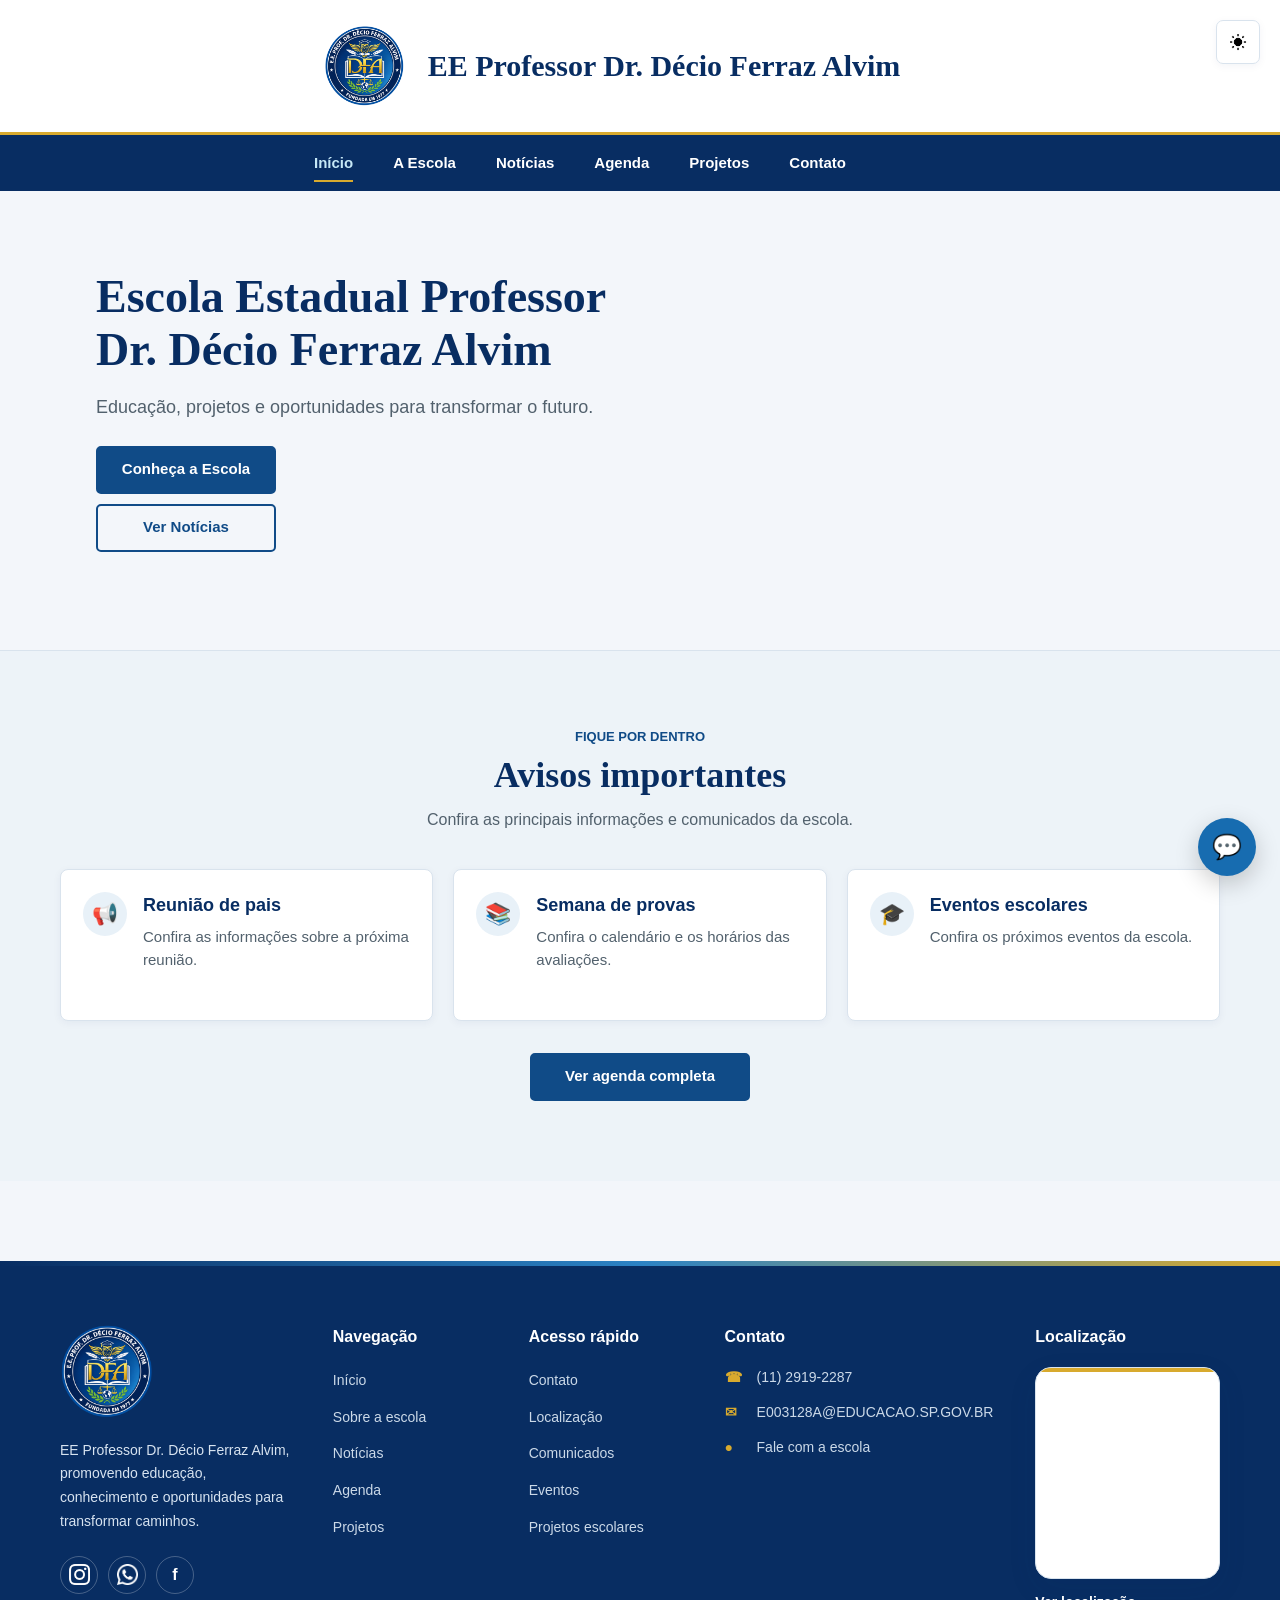
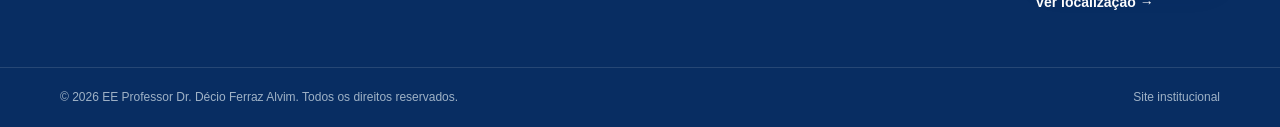
<file: index.html>
<!doctype html>
<html lang="pt-br">
  <head>
    <meta charset="UTF-8" />
    <meta name="viewport" content="width=device-width, initial-scale=1.0" />
    <meta
      name="description"
      content="Site da escola EE Professor Dr. Décio Ferraz Alvim."
    />
    <meta name="author" content="EE Professor Dr. Décio Ferraz Alvim" />
    <link rel="stylesheet" href="style.css" />
    <script src="script.js" defer></script>
    <title>EE Professor Dr. Décio Ferraz Alvim</title>
  </head>
  <body>
    <header id="cabecalio">
      <img
        src="imagens/logo.png"
        alt="Logo da escola EE Professor Dr. Décio Ferraz Alvim"
      />
      <h1>EE Professor Dr. Décio Ferraz Alvim</h1>
    </header>
    <nav id="menu">
      <ul>
          <li><a href="index.html" aria-current="page">Início</a></li>
          <li><a href="escola.html">A Escola</a></li>
          <li><a href="noticias.html">Notícias</a></li>
          <li><a href="agenda.html">Agenda</a></li>
          <li><a href="projetos.html">Projetos</a></li>
          <li><a href="contato.html">Contato</a></li>
      </ul>
    </nav>
    <button id="alternar-tema" type="button" aria-label="Ativar modo escuro" title="Alternar entre modo claro e modo escuro">
      <span aria-hidden="true"></span>
    </button>
    <main>
    <section id="conteudo">
      <h2>Escola Estadual Professor Dr. Décio Ferraz Alvim</h2>
      <p>Educação, projetos e oportunidades para transformar o futuro.</p>
      <a href="escola.html" class="botao">Conheça a Escola</a>
      <a href="noticias.html" class="botao">Ver Notícias</a>
    </section>
    <section id="avisos">
      <div class="titulo-secao">
        <span>FIQUE POR DENTRO</span>
        <h2>Avisos importantes</h2>
        <p>Confira as principais informações e comunicados da escola.</p>
      </div>

      <div class="lista-avisos">
        <article class="aviso">
          <span class="icone-aviso" aria-hidden="true">📢</span>

          <div>
            <h3>Reunião de pais</h3>
            <p>Confira as informações sobre a próxima reunião.</p>
          </div>
        </article>

        <article class="aviso">
          <span class="icone-aviso" aria-hidden="true">📚</span>

          <div>
            <h3>Semana de provas</h3>
            <p>Confira o calendário e os horários das avaliações.</p>
          </div>
        </article>

        <article class="aviso">
          <span class="icone-aviso" aria-hidden="true">🎓</span>

          <div>
            <h3>Eventos escolares</h3>
            <p>Confira os próximos eventos da escola.</p>
          </div>
        </article>
      </div>
      <a href="agenda.html" class="botao"> Ver agenda completa </a>
    </section>
    </main>
  </body>
</html>
</file>
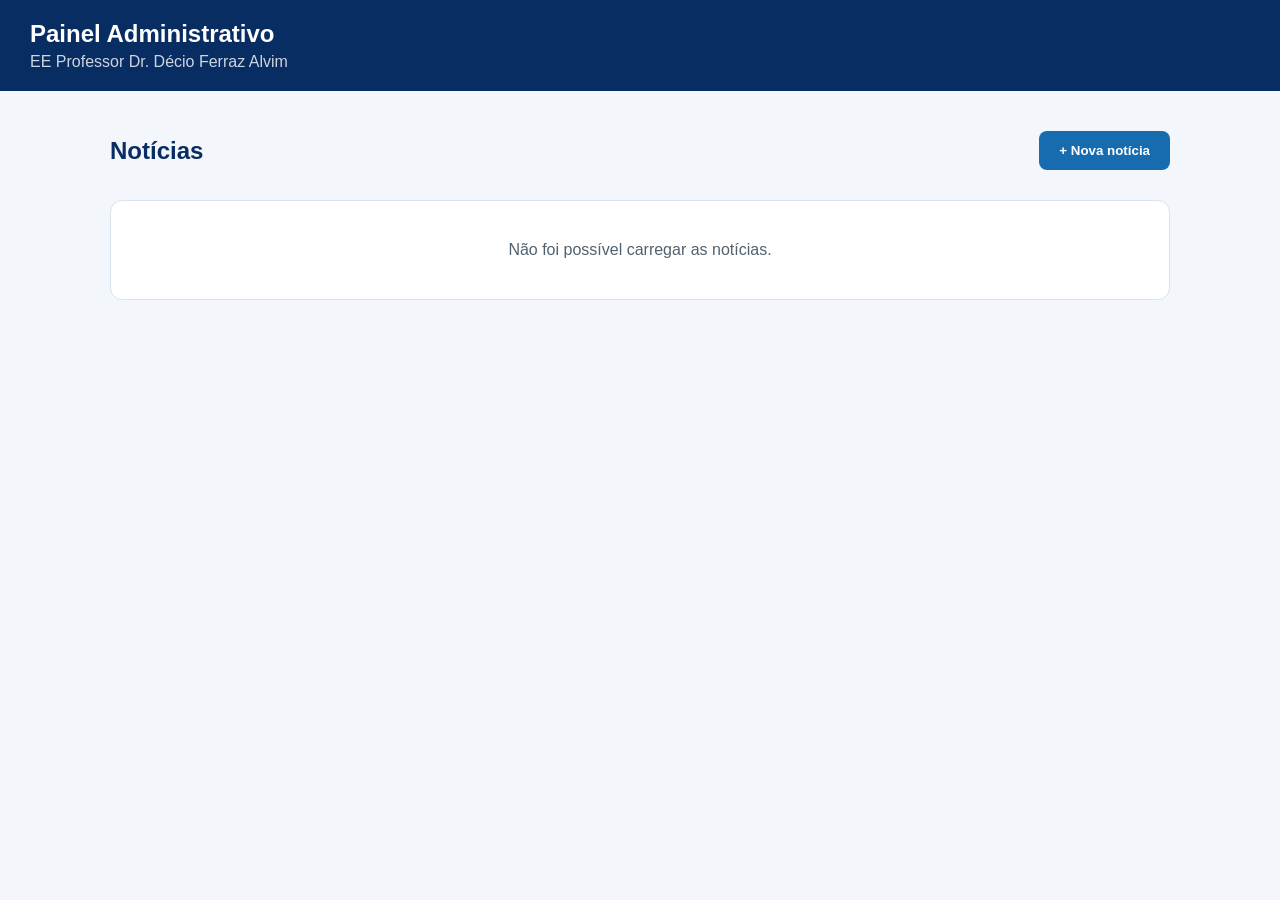
<file: admin/admin/index.html>
<!doctype html>
<html lang="pt-BR">
  <head>
    <meta charset="UTF-8" />
    <meta name="viewport" content="width=device-width, initial-scale=1.0" />

    <title>Painel Administrativo | EE Décio Ferraz Alvim</title>

    <style>
      * {
        margin: 0;
        padding: 0;
        box-sizing: border-box;
      }

      body {
        font-family: Arial, sans-serif;
        background: #f3f6fa;
        color: #202b32;
      }

      .admin-header {
        background: #082d62;
        color: white;
        padding: 20px 30px;
      }

      .admin-header h1 {
        font-size: 24px;
      }

      .admin-header p {
        margin-top: 5px;
        opacity: 0.8;
      }

      .admin-container {
        max-width: 1100px;
        margin: 40px auto;
        padding: 0 20px;
      }

      .admin-top {
        display: flex;
        justify-content: space-between;
        align-items: center;
        gap: 20px;
        margin-bottom: 30px;
      }

      .admin-top h2 {
        color: #082d62;
      }

      .btn-nova {
        border: none;
        background: #176cb0;
        color: white;
        padding: 12px 20px;
        border-radius: 8px;
        cursor: pointer;
        font-weight: bold;
      }

      .btn-nova:hover {
        background: #104b87;
      }

      .noticias-container {
        display: grid;
        gap: 20px;
      }

      .noticia-card {
        background: white;
        border: 1px solid #d9e3ed;
        border-radius: 12px;
        padding: 24px;
        box-shadow: 0 5px 20px rgba(8, 45, 98, 0.06);
      }

      .noticia-card h3 {
        color: #082d62;
        margin-bottom: 10px;
      }

      .noticia-card p {
        color: #52616d;
        line-height: 1.6;
        margin-bottom: 20px;
      }

      .acoes {
        display: flex;
        gap: 10px;
      }

      .btn {
        border: none;
        padding: 9px 15px;
        border-radius: 7px;
        cursor: pointer;
        font-weight: bold;
      }

      .btn-editar {
        background: #d8aa2e;
        color: white;
      }

      .btn-excluir {
        background: #c0392b;
        color: white;
      }

      .vazia {
        background: white;
        padding: 40px;
        text-align: center;
        border-radius: 12px;
        border: 1px solid #d9e3ed;
        color: #52616d;
      }

      @media (max-width: 600px) {
        .admin-top {
          flex-direction: column;
          align-items: stretch;
        }

        .btn-nova {
          width: 100%;
        }
      }
      .formulario-noticia {
        background: white;
        border: 1px solid #d9e3ed;
        border-radius: 12px;
        padding: 25px;
        margin-bottom: 30px;
        box-shadow: 0 5px 20px rgba(8, 45, 98, 0.06);
      }

      .formulario-noticia h2 {
        color: #082d62;
        margin-bottom: 20px;
      }

      .formulario-noticia form {
        display: flex;
        flex-direction: column;
        gap: 10px;
      }

      .formulario-noticia label {
        font-weight: bold;
        color: #202b32;
        margin-top: 5px;
      }

      .formulario-noticia input,
      .formulario-noticia textarea {
        width: 100%;
        padding: 12px;
        border: 1px solid #d9e3ed;
        border-radius: 8px;
        font: inherit;
        outline: none;
      }

      .formulario-noticia input:focus,
      .formulario-noticia textarea:focus {
        border-color: #176cb0;
      }

      .form-acoes {
        display: flex;
        justify-content: flex-end;
        gap: 10px;
        margin-top: 10px;
      }

      .btn-publicar {
        background: #176cb0;
        color: white;
      }
    </style>
  </head>

  <body>
    <header class="admin-header">
      <h1>Painel Administrativo</h1>
      <p>EE Professor Dr. Décio Ferraz Alvim</p>
    </header>

    <main class="admin-container">
      <div class="admin-top">
        <h2>Notícias</h2>

        <button class="btn-nova">+ Nova notícia</button>
      </div>

      <div id="formulario-noticia" class="formulario-noticia" hidden>
        <h2>Nova notícia</h2>

        <form id="form-noticia">
          <label for="titulo"> Título </label>

          <input
            type="text"
            id="titulo"
            name="titulo"
            placeholder="Digite o título da notícia"
            required
          />

          <label for="conteudo"> Conteúdo </label>

          <textarea
            id="conteudo"
            name="conteudo"
            rows="6"
            placeholder="Digite o conteúdo da notícia"
            required
          ></textarea>

          <div class="form-acoes">
            <button type="button" id="cancelar-noticia" class="btn">
              Cancelar
            </button>

            <button type="submit" class="btn btn-publicar">
              Publicar notícia
            </button>
          </div>
        </form>
      </div>
      <div class="noticias-container"></div>
    </main>
    <script src="admin.js"></script>
  </body>
</html>
</file>
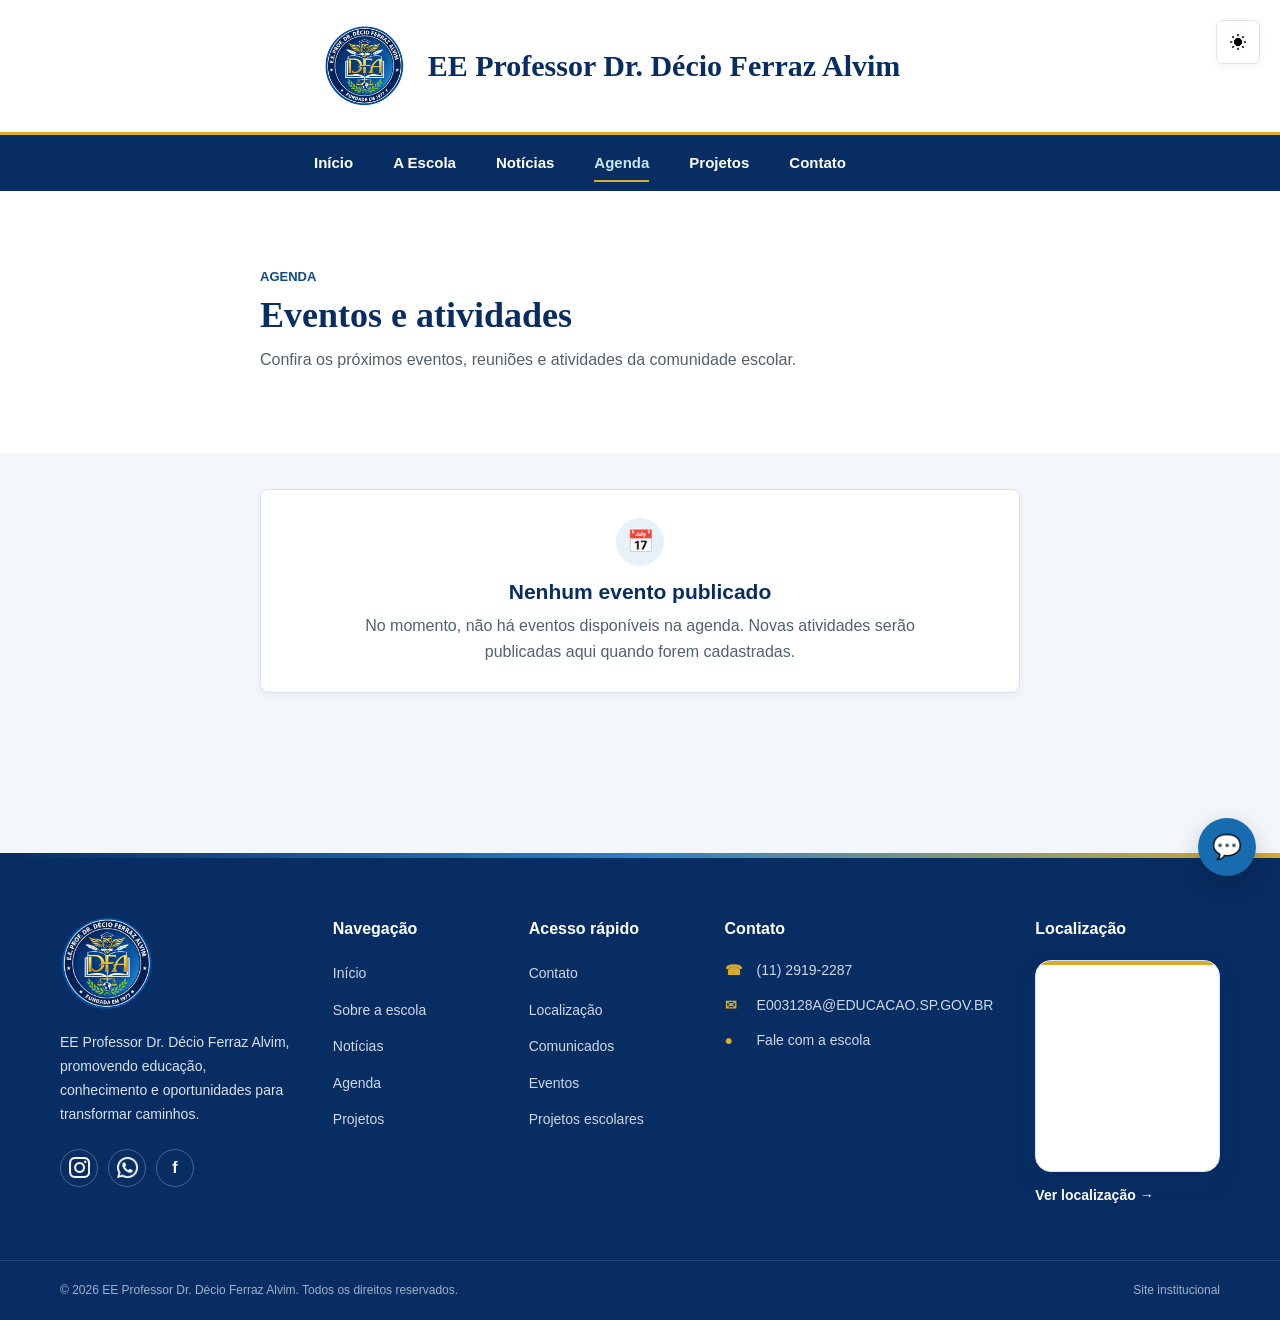
<file: agenda.html>
<!doctype html>
<html lang="pt-br">
  <head>
    <meta charset="UTF-8" />
    <meta name="viewport" content="width=device-width, initial-scale=1.0" />

    <meta
      name="description"
      content="Confira a agenda de eventos, reuniões e atividades da EE Professor Dr. Décio Ferraz Alvim."
    />

    <meta name="author" content="EE Professor Dr. Décio Ferraz Alvim" />

    <link rel="stylesheet" href="style.css" />
    <script src="script.js" defer></script>

    <title>Agenda | EE Professor Dr. Décio Ferraz Alvim</title>
  </head>

  <body>
    <header id="cabecalio">
      <img
        src="imagens/logo.png"
        alt="Logo da EE Professor Dr. Décio Ferraz Alvim"
      />

      <h1>EE Professor Dr. Décio Ferraz Alvim</h1>
    </header>

    <nav id="menu">
      <ul>
        <li>
          <a href="index.html">Início</a>
        </li>

        <li>
          <a href="escola.html">A Escola</a>
        </li>

        <li>
          <a href="noticias.html">Notícias</a>
        </li>

        <li>
          <a href="agenda.html" aria-current="page">Agenda</a>
        </li>

        <li>
          <a href="projetos.html">Projetos</a>
        </li>

        <li>
          <a href="contato.html">Contato</a>
        </li>

      </ul>
    </nav>
    <button id="alternar-tema" type="button" aria-label="Ativar modo escuro" title="Alternar entre modo claro e modo escuro">
      <span aria-hidden="true"></span>
    </button>

    <main>
      <section id="apresentacao-agenda">
        <div class="titulo-secao">
          <span>AGENDA</span>

          <h2>Eventos e atividades</h2>

          <p>
            Confira os próximos eventos, reuniões e atividades da comunidade
            escolar.
          </p>
        </div>
      </section>

      <section id="agenda">
        <div class="agenda-vazia">
          <span class="icone-agenda" aria-hidden="true">📅</span>

          <h2>Nenhum evento publicado</h2>

          <p>
            No momento, não há eventos disponíveis na agenda. Novas atividades
            serão publicadas aqui quando forem cadastradas.
          </p>
        </div>
      </section>
    </main>
  </body>
</html>
</file>
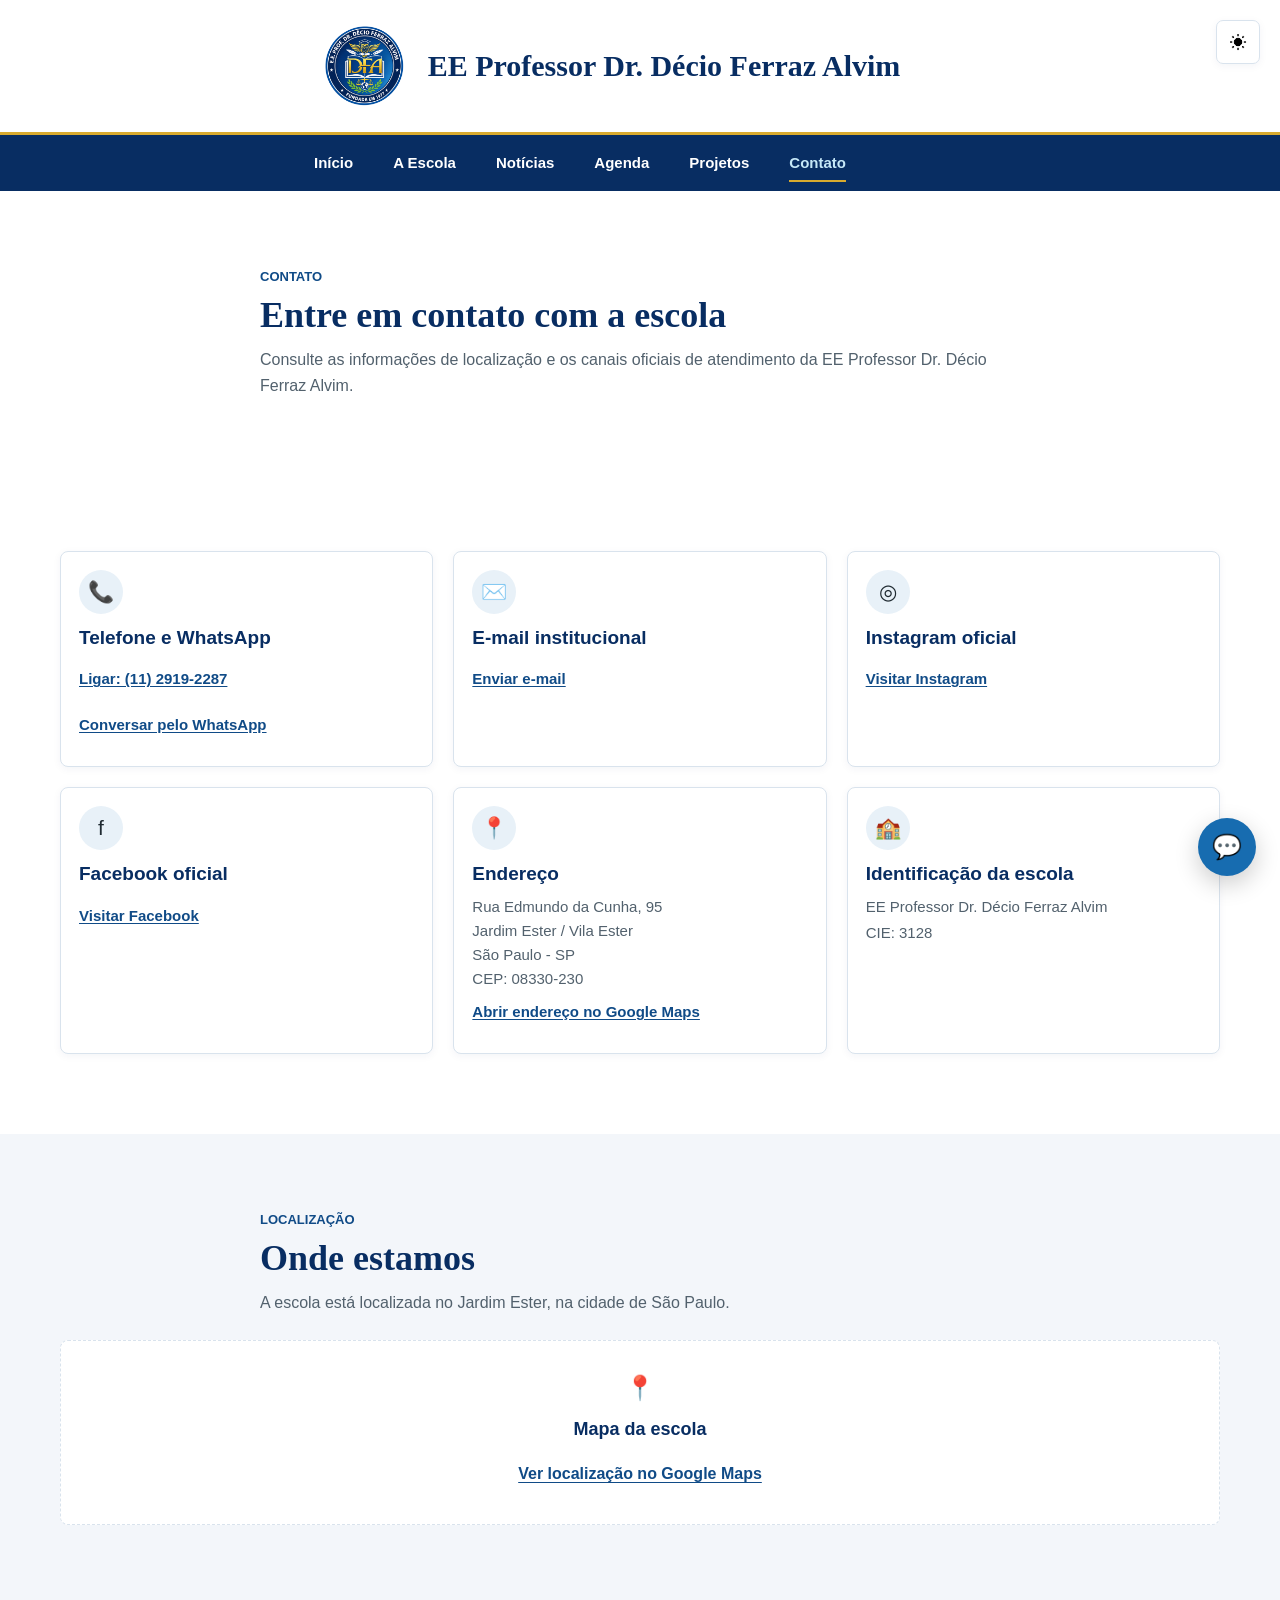
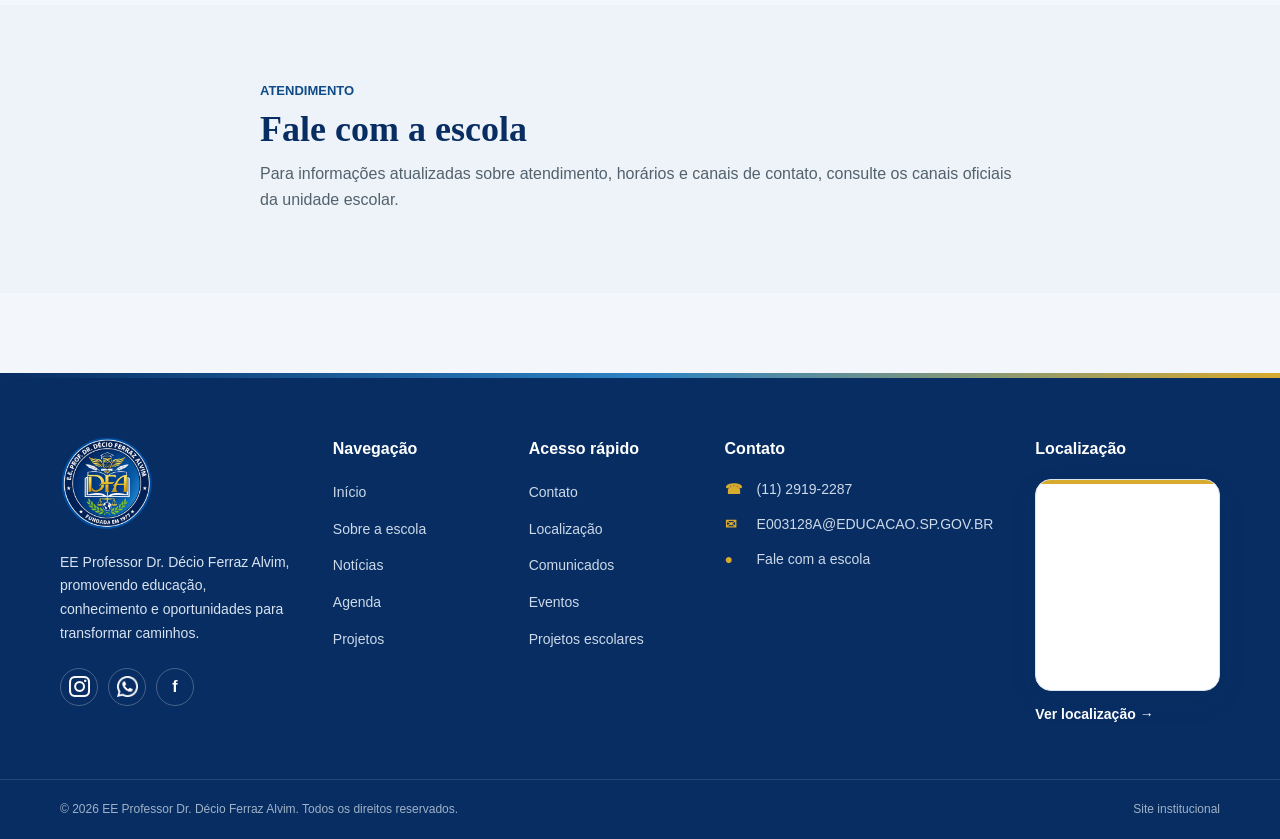
<file: contato.html>
<!doctype html>
<html lang="pt-br">
  <head>
    <meta charset="UTF-8" />
    <meta name="viewport" content="width=device-width, initial-scale=1.0" />
    <meta
      name="description"
      content="Consulte a localização e as informações de atendimento da EE Professor Dr. Décio Ferraz Alvim."
    />
    <meta name="author" content="EE Professor Dr. Décio Ferraz Alvim" />
    <link rel="stylesheet" href="style.css" />
    <script src="script.js" defer></script>
    <title>Contato | EE Professor Dr. Décio Ferraz Alvim</title>
  </head>
  <body>
    <header id="cabecalio">
      <img
        src="imagens/logo.png"
        alt="Logo da EE Professor Dr. Décio Ferraz Alvim"
      />
      <h1>EE Professor Dr. Décio Ferraz Alvim</h1>
    </header>

    <nav id="menu">
      <ul>
        <li><a href="index.html">Início</a></li>
        <li><a href="escola.html">A Escola</a></li>
        <li><a href="noticias.html">Notícias</a></li>
        <li><a href="agenda.html">Agenda</a></li>
        <li><a href="projetos.html">Projetos</a></li>
        <li><a href="contato.html" aria-current="page">Contato</a></li>
      </ul>
    </nav>
    <button id="alternar-tema" type="button" aria-label="Ativar modo escuro" title="Alternar entre modo claro e modo escuro">
      <span aria-hidden="true"></span>
    </button>

    <main>
      <section id="apresentacao-contato">
        <div class="titulo-secao">
          <span>CONTATO</span>
          <h2>Entre em contato com a escola</h2>
          <p>
            Consulte as informações de localização e os canais oficiais de
            atendimento da EE Professor Dr. Décio Ferraz Alvim.
          </p>
        </div>
      </section>

      <section id="informacoes-contato">
        <div class="cards-contato">
          <article class="card-contato">
            <span class="icone-contato" aria-hidden="true">📞</span>
            <h2>Telefone e WhatsApp</h2>
            <p>
              <a class="link-contato" href="tel:+551129192287">Ligar: (11) 2919-2287</a>
            </p>
            <p>
              <a
                class="link-contato"
                href="https://wa.me/551129192287"
                target="_blank"
                rel="noopener noreferrer"
              >
                Conversar pelo WhatsApp
              </a>
            </p>
          </article>

          <article class="card-contato">
            <span class="icone-contato" aria-hidden="true">✉️</span>
            <h2>E-mail institucional</h2>
            <p>
              <a class="link-contato" href="mailto:E003128A@EDUCACAO.SP.GOV.BR">
                Enviar e-mail
              </a>
            </p>
          </article>

          <article class="card-contato">
            <span class="icone-contato" aria-hidden="true">◎</span>
            <h2>Instagram oficial</h2>
            <p>
              <a
                class="link-contato"
                href="https://www.instagram.com/decioferrazalvim/"
                target="_blank"
                rel="noopener noreferrer"
              >
                Visitar Instagram
              </a>
            </p>
          </article>

          <article class="card-contato">
            <span class="icone-contato" aria-hidden="true">f</span>
            <h2>Facebook oficial</h2>
            <p>
              <a
                class="link-contato"
                href="https://www.facebook.com/eedecioferrazalvim/"
                target="_blank"
                rel="noopener noreferrer"
              >
                Visitar Facebook
              </a>
            </p>
          </article>

          <article class="card-contato">
            <span class="icone-contato" aria-hidden="true">📍</span>
            <h2>Endereço</h2>
            <address>
              Rua Edmundo da Cunha, 95<br />
              Jardim Ester / Vila Ester<br />
              São Paulo - SP<br />
              CEP: 08330-230
            </address>
            <p>
              <a
                class="link-contato"
                href="https://www.google.com/maps/search/?api=1&amp;query=Rua+Edmundo+da+Cunha%2C+95%2C+Jardim+Ester%2FVila+Ester%2C+S%C3%A3o+Paulo+-+SP%2C+08330-230"
                target="_blank"
                rel="noopener noreferrer"
              >
                Abrir endereço no Google Maps
              </a>
            </p>
          </article>

          <article class="card-contato">
            <span class="icone-contato" aria-hidden="true">🏫</span>
            <h2>Identificação da escola</h2>
            <p>EE Professor Dr. Décio Ferraz Alvim</p>
            <p>CIE: 3128</p>
          </article>
        </div>
      </section>

      <section id="localizacao-contato">
        <div class="titulo-secao">
          <span>LOCALIZAÇÃO</span>
          <h2>Onde estamos</h2>
          <p>A escola está localizada no Jardim Ester, na cidade de São Paulo.</p>
        </div>
        <div class="mapa-placeholder">
          <span aria-hidden="true">📍</span>
          <h3>Mapa da escola</h3>
          <p>
            <a
              class="link-contato"
              href="https://www.google.com/maps/search/?api=1&amp;query=Rua+Edmundo+da+Cunha%2C+95%2C+Jardim+Ester%2FVila+Ester%2C+S%C3%A3o+Paulo+-+SP%2C+08330-230"
              target="_blank"
              rel="noopener noreferrer"
            >
              Ver localização no Google Maps
            </a>
          </p>
        </div>
      </section>

      <section id="atendimento-contato">
        <div class="titulo-secao">
          <span>ATENDIMENTO</span>
          <h2>Fale com a escola</h2>
          <p>
            Para informações atualizadas sobre atendimento, horários e canais de
            contato, consulte os canais oficiais da unidade escolar.
          </p>
        </div>
      </section>
    </main>
  </body>
</html>
</file>
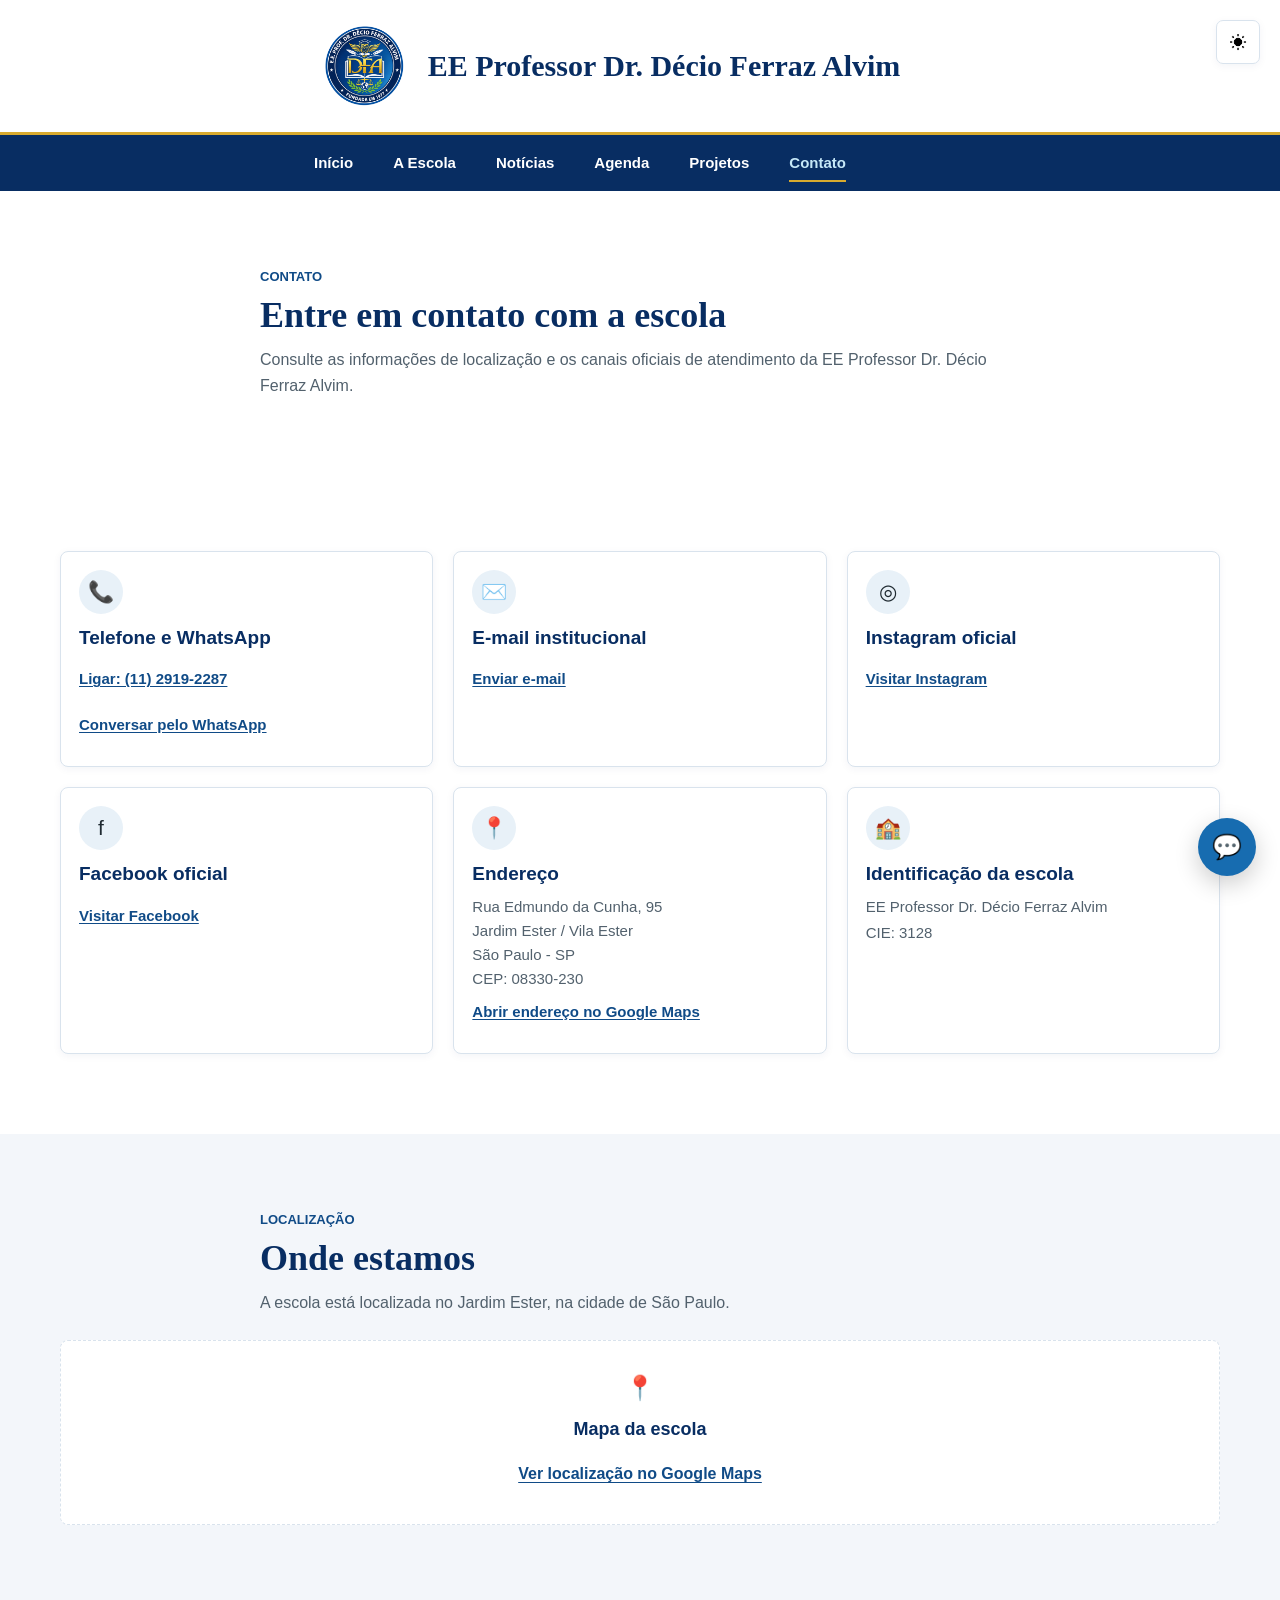
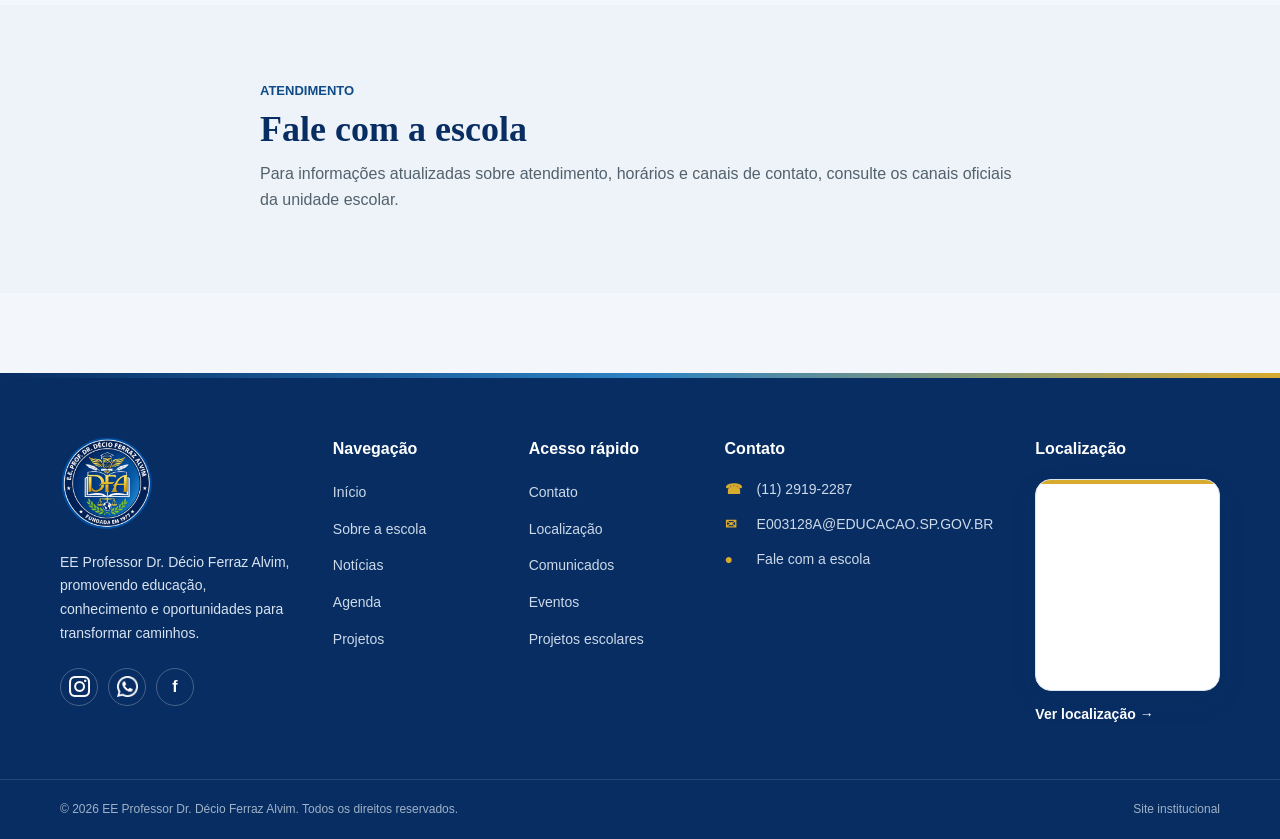
<file: contatos.html>
<!doctype html>
<html lang="pt-br">
  <head>
    <meta charset="UTF-8" />
    <meta name="viewport" content="width=device-width, initial-scale=1.0" />

    <meta
      name="description"
      content="Entre em contato com a EE Professor Dr. Décio Ferraz Alvim e consulte informações sobre localização e atendimento da escola."
    />

    <link rel="canonical" href="contato.html" />
    <meta http-equiv="refresh" content="0; url=contato.html" />

    <meta name="author" content="EE Professor Dr. Décio Ferraz Alvim" />

    <link rel="stylesheet" href="style.css" />
    <script src="script.js" defer></script>

    <title>Contato | EE Professor Dr. Décio Ferraz Alvim</title>
  </head>

  <body>
    <header id="cabecalio">
      <img
        src="imagens/logo.png"
        alt="Logo da EE Professor Dr. Décio Ferraz Alvim"
      />

      <h1>EE Professor Dr. Décio Ferraz Alvim</h1>
    </header>

    <nav id="menu">
      <ul>
        <li>
          <a href="index.html">Início</a>
        </li>

        <li>
          <a href="escola.html">A Escola</a>
        </li>

        <li>
          <a href="noticias.html">Notícias</a>
        </li>

        <li>
          <a href="agenda.html">Agenda</a>
        </li>

        <li>
          <a href="projetos.html">Projetos</a>
        </li>

        <li>
          <a href="contato.html" aria-current="page"> Contato </a>
        </li>
      </ul>
    </nav>

    <main>
      <section id="apresentacao-contato">
        <div class="titulo-secao">
          <span>CONTATO</span>

          <h2>Entre em contato com a escola</h2>

          <p>
            Consulte as informações de localização e os canais oficiais de
            atendimento da EE Professor Dr. Décio Ferraz Alvim.
          </p>
        </div>
      </section>

      <section id="informacoes-contato">
        <div class="cards-contato">
          <article class="card-contato">
            <span class="icone-contato" aria-hidden="true"> 📍 </span>

            <h2>Endereço</h2>

            <p>Rua Edmundo da Cunha, 95</p>

            <p>Jardim Ester</p>

            <p>São Paulo - SP</p>
          </article>

          <article class="card-contato">
            <span class="icone-contato" aria-hidden="true"> 🏫 </span>

            <h2>Escola</h2>

            <p>EE Professor Dr. Décio Ferraz Alvim</p>

            <p>CIE: 3128</p>
          </article>

          <article class="card-contato">
            <span class="icone-contato" aria-hidden="true"> 🌐 </span>

            <h2>Canais oficiais</h2>

            <p>
              Consulte os canais oficiais da escola para obter informações
              atualizadas.
            </p>
          </article>
        </div>
      </section>

      <section id="localizacao-contato">
        <div class="titulo-secao">
          <span>LOCALIZAÇÃO</span>

          <h2>Onde estamos</h2>

          <p>
            A escola está localizada no Jardim Ester, na cidade de São Paulo.
          </p>
        </div>

        <div class="mapa-placeholder">
          <span aria-hidden="true"> 📍 </span>

          <h3>Mapa da escola</h3>

          <p>O mapa interativo será adicionado na próxima etapa do projeto.</p>
        </div>
      </section>

      <section id="atendimento-contato">
        <div class="titulo-secao">
          <span>ATENDIMENTO</span>

          <h2>Fale com a escola</h2>

          <p>
            Para informações atualizadas sobre atendimento, horários e canais de
            contato, consulte os canais oficiais da unidade escolar.
          </p>
        </div>
      </section>
    </main>
  </body>
</html>
</file>
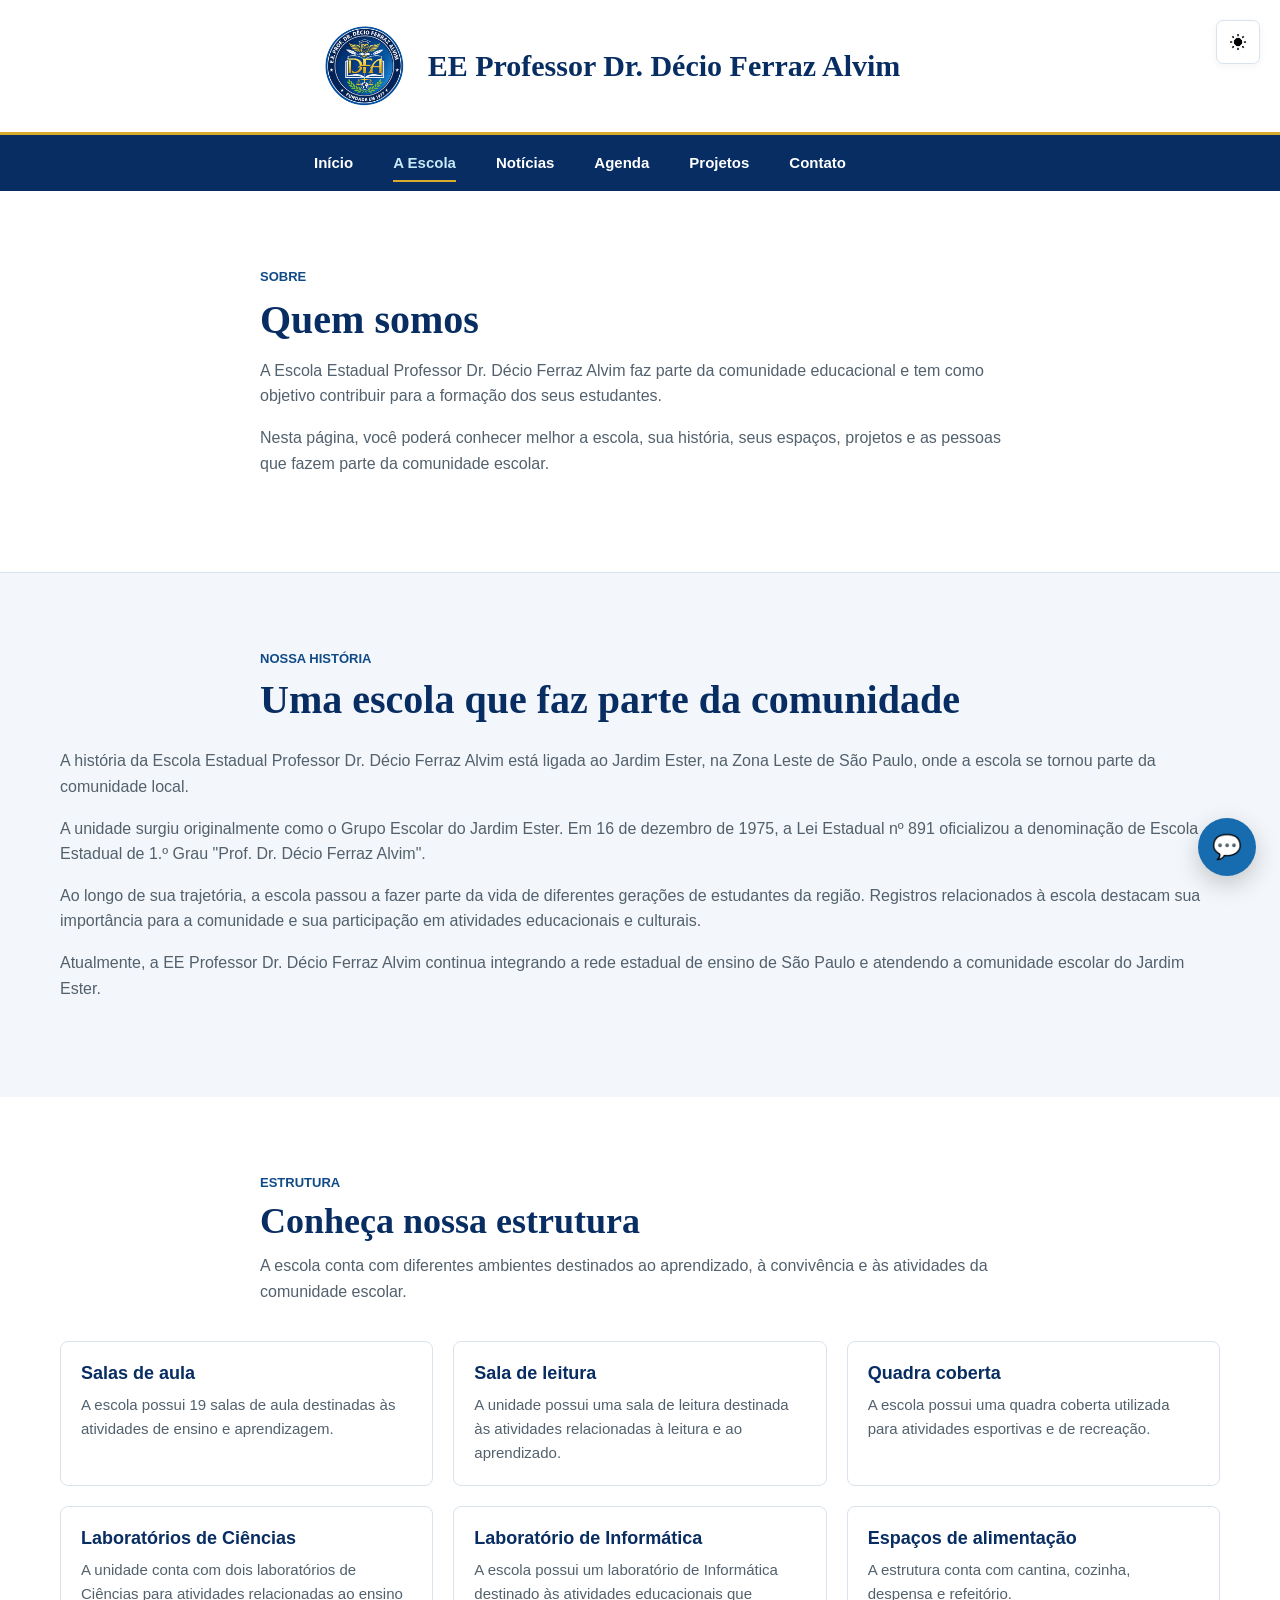
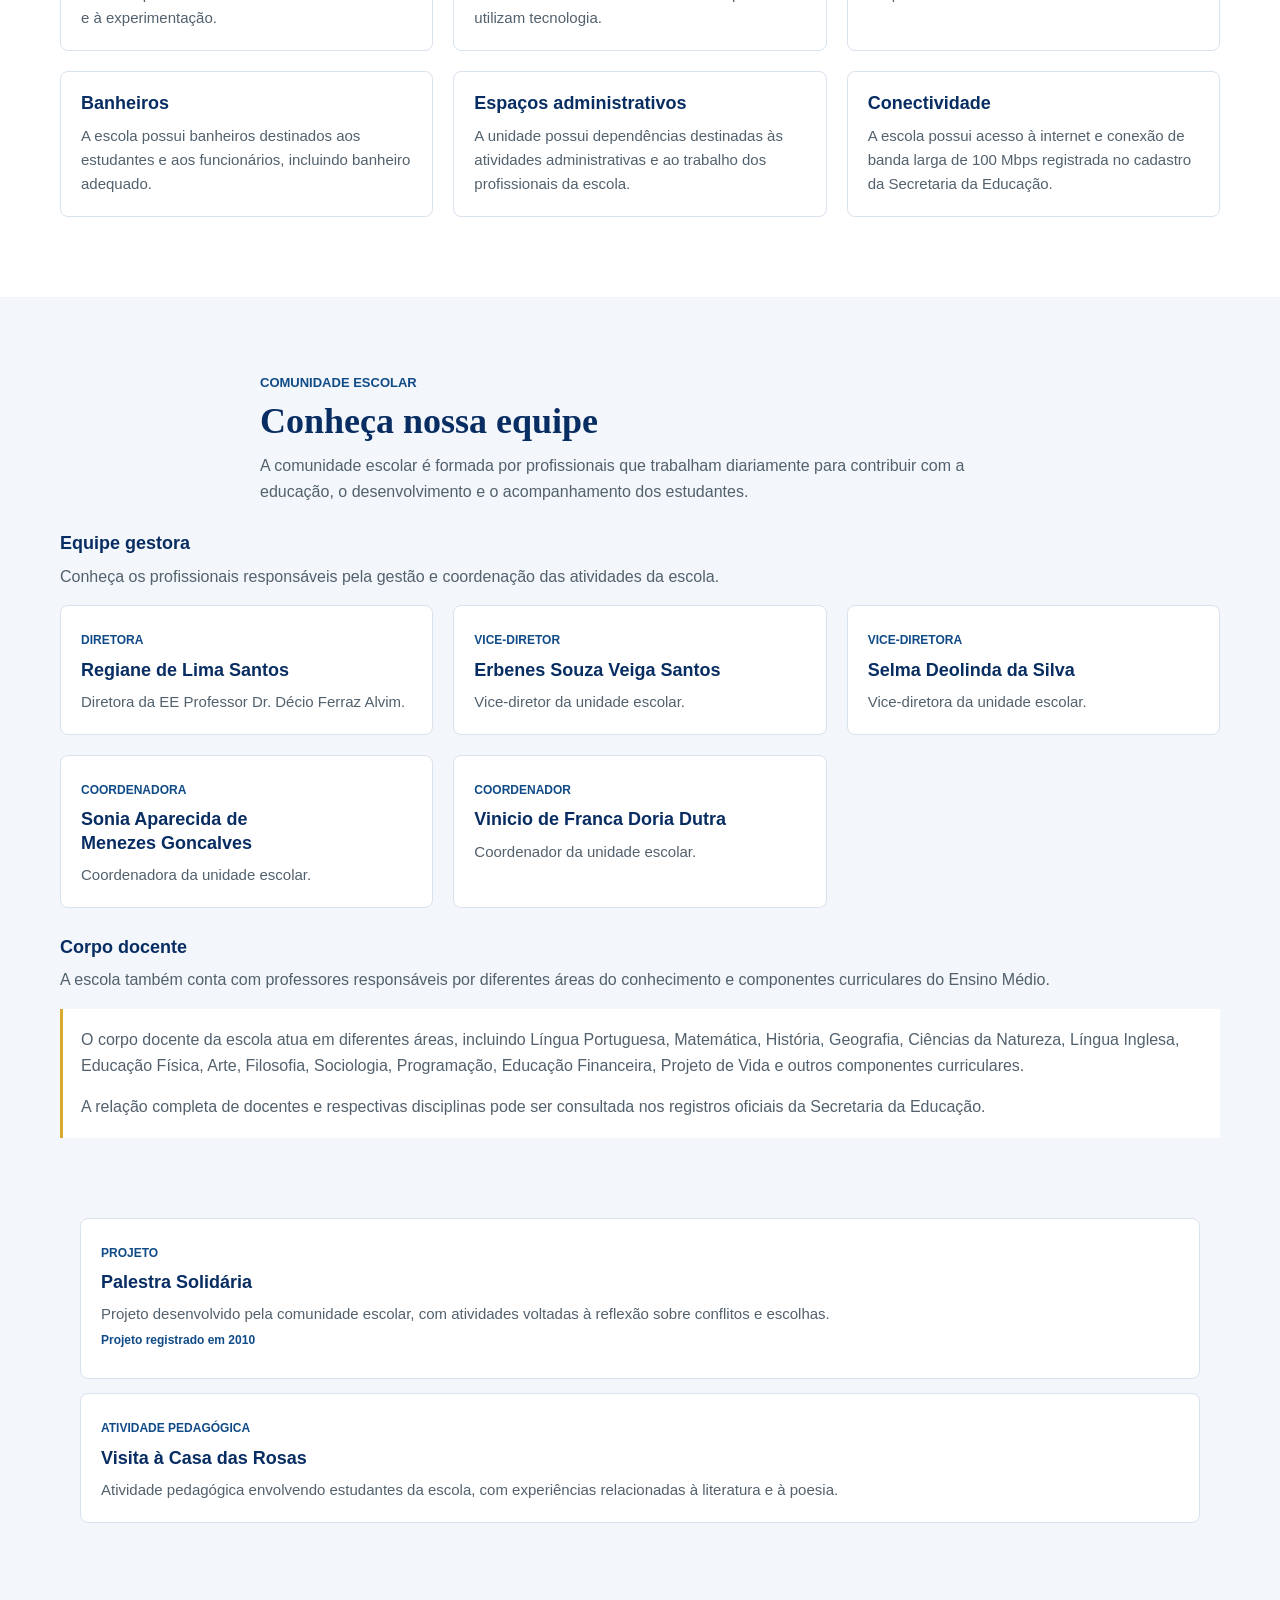
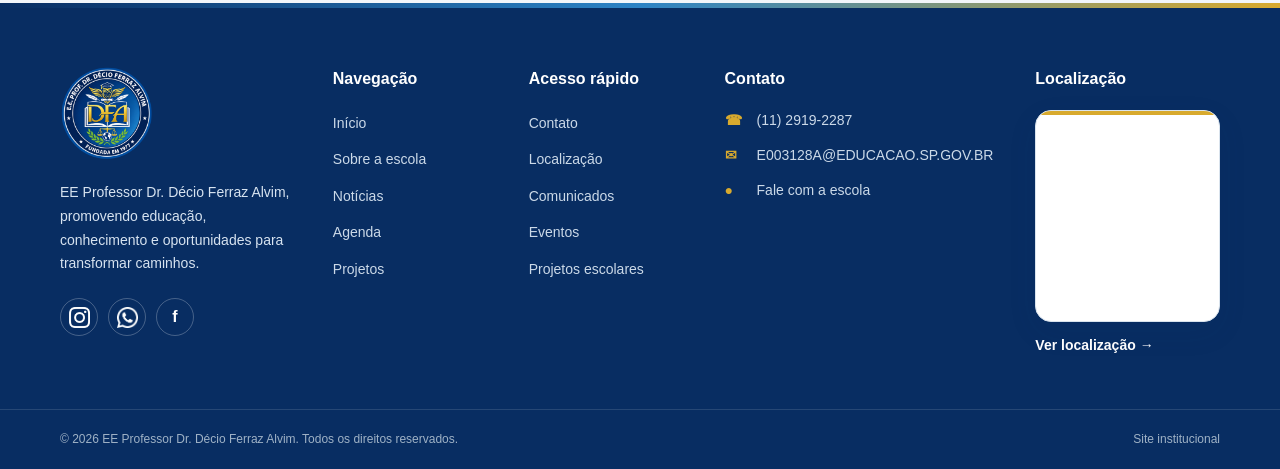
<file: escola.html>
<!doctype html>
<html lang="pt-br">
  <head>
    <meta charset="UTF-8" />

    <meta name="viewport" content="width=device-width, initial-scale=1.0" />

    <meta
      name="description"
      content="Conheça a Escola Estadual Professor Dr. Décio Ferraz Alvim, sua história, estrutura e comunidade escolar."
    />

    <meta name="author" content="EE Professor Dr. Décio Ferraz Alvim" />

    <link rel="stylesheet" href="style.css" />

    <script src="script.js" defer></script>

    <title>A Escola | EE Professor Dr. Décio Ferraz Alvim</title>
  </head>
  <body>
    <header id="cabecalio">
      <img
        src="imagens/logo.png"
        alt="Logo da EE Professor Dr. Décio Ferraz Alvim"
      />

      <h1>EE Professor Dr. Décio Ferraz Alvim</h1>
    </header>
    <nav id="menu">
      <ul>
        <li>
          <a href="index.html">Início</a>
        </li>

        <li>
          <a href="escola.html" aria-current="page">A Escola</a>
        </li>

        <li>
          <a href="noticias.html">Notícias</a>
        </li>

        <li>
          <a href="agenda.html">Agenda</a>
        </li>

        <li>
          <a href="projetos.html">Projetos</a>
        </li>

        <li>
          <a href="contato.html">Contato</a>
        </li>

      </ul>
    </nav>
    <button id="alternar-tema" type="button" aria-label="Ativar modo escuro" title="Alternar entre modo claro e modo escuro">
      <span aria-hidden="true"></span>
    </button>
    <main>
    <section id="sobre-escola">
      <div class="conteudo-secao">
        <div>
          <span>SOBRE</span>

          <h2>Quem somos</h2>

          <p>
            A Escola Estadual Professor Dr. Décio Ferraz Alvim faz parte da
            comunidade educacional e tem como objetivo contribuir para a
            formação dos seus estudantes.
          </p>

          <p>
            Nesta página, você poderá conhecer melhor a escola, sua história,
            seus espaços, projetos e as pessoas que fazem parte da comunidade
            escolar.
          </p>
        </div>
      </div>
    </section>
    <section id="historia-escola">
      <div class="titulo-secao">
        <span>NOSSA HISTÓRIA</span>

        <h2>Uma escola que faz parte da comunidade</h2>
      </div>

      <div class="conteudo-secao">
        <p>
          A história da Escola Estadual Professor Dr. Décio Ferraz Alvim está
          ligada ao Jardim Ester, na Zona Leste de São Paulo, onde a escola se
          tornou parte da comunidade local.
        </p>

        <p>
          A unidade surgiu originalmente como o Grupo Escolar do Jardim Ester.
          Em 16 de dezembro de 1975, a Lei Estadual nº 891 oficializou a
          denominação de Escola Estadual de 1.º Grau "Prof. Dr. Décio Ferraz
          Alvim".
        </p>

        <p>
          Ao longo de sua trajetória, a escola passou a fazer parte da vida de
          diferentes gerações de estudantes da região. Registros relacionados à
          escola destacam sua importância para a comunidade e sua participação
          em atividades educacionais e culturais.
        </p>

        <p>
          Atualmente, a EE Professor Dr. Décio Ferraz Alvim continua integrando
          a rede estadual de ensino de São Paulo e atendendo a comunidade
          escolar do Jardim Ester.
        </p>
      </div>
    </section>
    <section id="estrutura-escola">
      <div class="titulo-secao">
        <span>ESTRUTURA</span>

        <h2>Conheça nossa estrutura</h2>

        <p>
          A escola conta com diferentes ambientes destinados ao aprendizado, à
          convivência e às atividades da comunidade escolar.
        </p>
      </div>

      <div class="cards-estrutura">
        <article class="card-estrutura">
          <h3>Salas de aula</h3>

          <p>
            A escola possui 19 salas de aula destinadas às atividades de ensino
            e aprendizagem.
          </p>
        </article>

        <article class="card-estrutura">
          <h3>Sala de leitura</h3>

          <p>
            A unidade possui uma sala de leitura destinada às atividades
            relacionadas à leitura e ao aprendizado.
          </p>
        </article>

        <article class="card-estrutura">
          <h3>Quadra coberta</h3>

          <p>
            A escola possui uma quadra coberta utilizada para atividades
            esportivas e de recreação.
          </p>
        </article>

        <article class="card-estrutura">
          <h3>Laboratórios de Ciências</h3>

          <p>
            A unidade conta com dois laboratórios de Ciências para atividades
            relacionadas ao ensino e à experimentação.
          </p>
        </article>

        <article class="card-estrutura">
          <h3>Laboratório de Informática</h3>

          <p>
            A escola possui um laboratório de Informática destinado às
            atividades educacionais que utilizam tecnologia.
          </p>
        </article>

        <article class="card-estrutura">
          <h3>Espaços de alimentação</h3>

          <p>A estrutura conta com cantina, cozinha, despensa e refeitório.</p>
        </article>

        <article class="card-estrutura">
          <h3>Banheiros</h3>

          <p>
            A escola possui banheiros destinados aos estudantes e aos
            funcionários, incluindo banheiro adequado.
          </p>
        </article>

        <article class="card-estrutura">
          <h3>Espaços administrativos</h3>

          <p>
            A unidade possui dependências destinadas às atividades
            administrativas e ao trabalho dos profissionais da escola.
          </p>
        </article>

        <article class="card-estrutura">
          <h3>Conectividade</h3>

          <p>
            A escola possui acesso à internet e conexão de banda larga de 100
            Mbps registrada no cadastro da Secretaria da Educação.
          </p>
        </article>
      </div>
    </section>
    <section id="comunidade-escolar">
      <div class="titulo-secao">
        <span>COMUNIDADE ESCOLAR</span>

        <h2>Conheça nossa equipe</h2>

        <p>
          A comunidade escolar é formada por profissionais que trabalham
          diariamente para contribuir com a educação, o desenvolvimento e o
          acompanhamento dos estudantes.
        </p>
      </div>

      <div class="subtitulo-secao">
        <h3>Equipe gestora</h3>

        <p>
          Conheça os profissionais responsáveis pela gestão e coordenação das
          atividades da escola.
        </p>
      </div>

      <div class="cards-comunidade">
        <article class="card-comunidade">
          <span class="cargo-equipe"> DIRETORA </span>

          <h3>Regiane de Lima Santos</h3>

          <p>Diretora da EE Professor Dr. Décio Ferraz Alvim.</p>
        </article>

        <article class="card-comunidade">
          <span class="cargo-equipe"> VICE-DIRETOR </span>

          <h3>Erbenes Souza Veiga Santos</h3>

          <p>Vice-diretor da unidade escolar.</p>
        </article>

        <article class="card-comunidade">
          <span class="cargo-equipe"> VICE-DIRETORA </span>

          <h3>Selma Deolinda da Silva</h3>

          <p>Vice-diretora da unidade escolar.</p>
        </article>

        <article class="card-comunidade">
          <span class="cargo-equipe"> COORDENADORA </span>

          <h3>Sonia Aparecida de Menezes Goncalves</h3>

          <p>Coordenadora da unidade escolar.</p>
        </article>

        <article class="card-comunidade">
          <span class="cargo-equipe"> COORDENADOR </span>

          <h3>Vinicio de Franca Doria Dutra</h3>

          <p>Coordenador da unidade escolar.</p>
        </article>
      </div>

      <div class="subtitulo-secao">
        <h3>Corpo docente</h3>

        <p>
          A escola também conta com professores responsáveis por diferentes
          áreas do conhecimento e componentes curriculares do Ensino Médio.
        </p>
      </div>

      <div class="informacao-docentes">
        <p>
          O corpo docente da escola atua em diferentes áreas, incluindo Língua
          Portuguesa, Matemática, História, Geografia, Ciências da Natureza,
          Língua Inglesa, Educação Física, Arte, Filosofia, Sociologia,
          Programação, Educação Financeira, Projeto de Vida e outros componentes
          curriculares.
        </p>

        <p>
          A relação completa de docentes e respectivas disciplinas pode ser
          consultada nos registros oficiais da Secretaria da Educação.
        </p>
      </div>
    </section>
    <article class="card-projeto">
    <span>PROJETO</span>

    <h3>Palestra Solidária</h3>

    <p>
        Projeto desenvolvido pela comunidade escolar,
        com atividades voltadas à reflexão sobre conflitos
        e escolhas.
    </p>

    <span>Projeto registrado em 2010</span>
    </article>
    <article class="card-projeto">
    <span>ATIVIDADE PEDAGÓGICA</span>

    <h3>Visita à Casa das Rosas</h3>

    <p>
        Atividade pedagógica envolvendo estudantes da escola,
        com experiências relacionadas à literatura e à poesia.
    </p>
    </article>
    </main>
  </body>
</html>
</file>
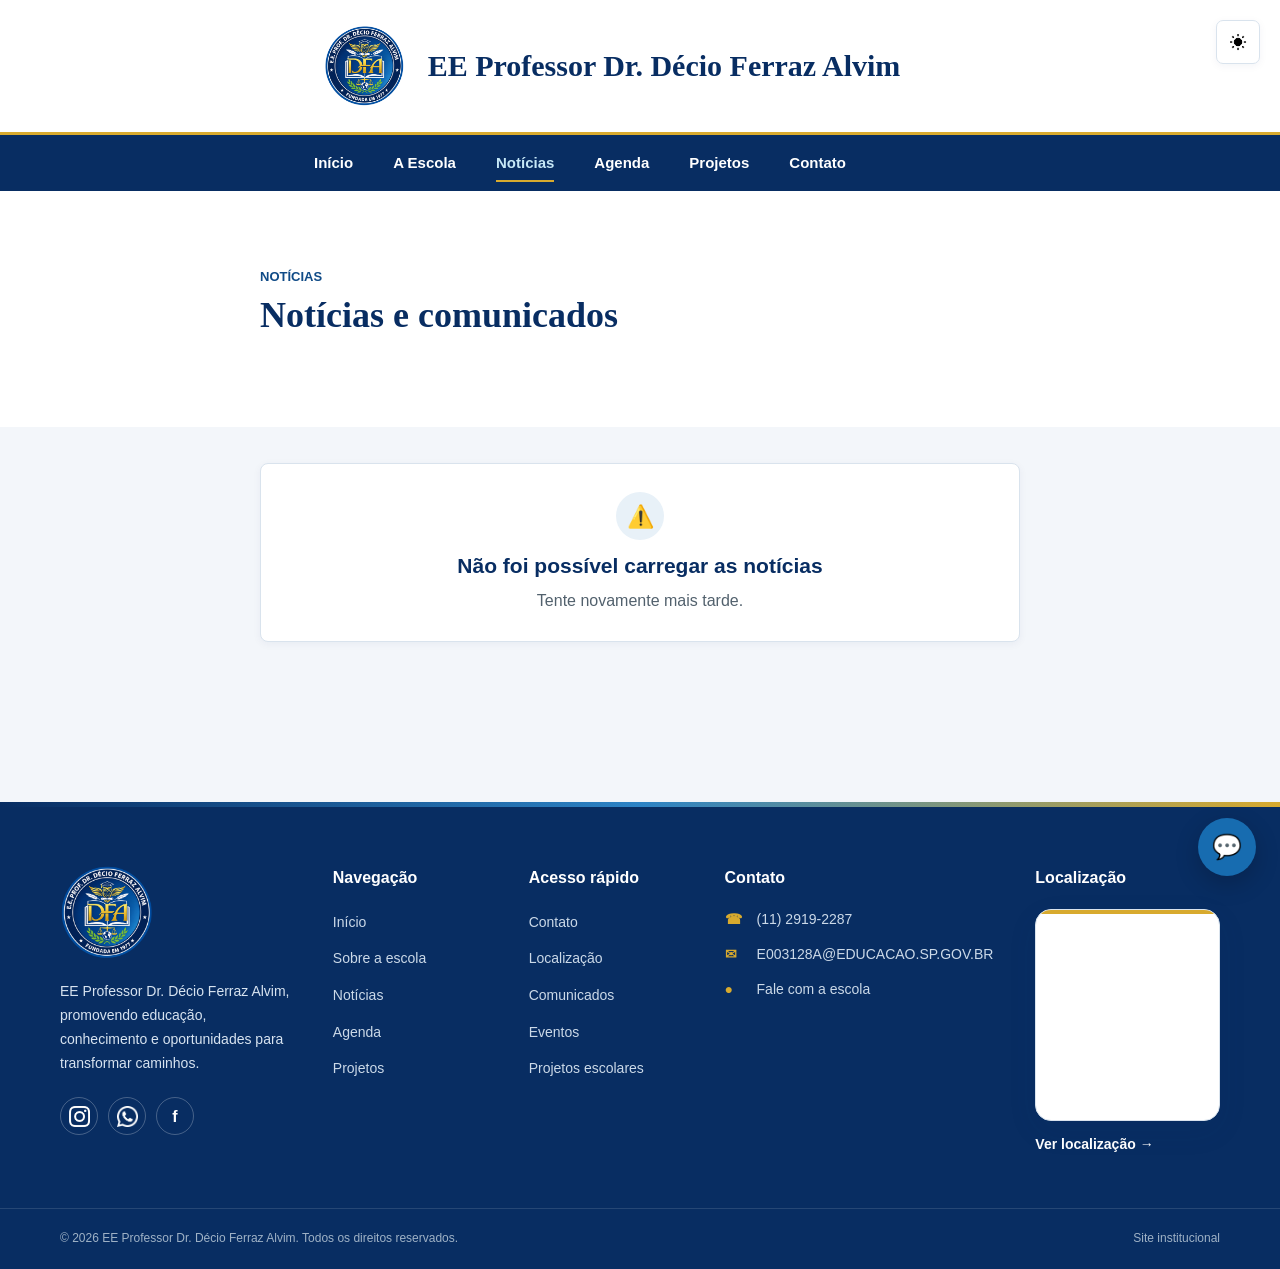
<file: noticias.html>
<!doctype html>
<html lang="pt-br">
  <head>
    <meta charset="UTF-8" />
    <meta name="viewport" content="width=device-width, initial-scale=1.0" />
    <meta
      name="description"
      content="Acompanhe as notícias e comunicados da EE Professor Dr. Décio Ferraz Alvim."
    />
    <meta name="author" content="EE Professor Dr. Décio Ferraz Alvim" />
    <link rel="stylesheet" href="style.css" />
    <script src="script.js" defer></script>
    <script src="noticias.js" defer></script>
    <title>Notícias | EE Professor Dr. Décio Ferraz Alvim</title>
  </head>
  <body>
    <header id="cabecalio">
      <img
        src="imagens/logo.png"
        alt="Logo da EE Professor Dr. Décio Ferraz Alvim"
      />
      <h1>EE Professor Dr. Décio Ferraz Alvim</h1>
    </header>

    <nav id="menu">
      <ul>
        <li><a href="index.html">Início</a></li>
        <li><a href="escola.html">A Escola</a></li>
        <li><a href="noticias.html" aria-current="page">Notícias</a></li>
        <li><a href="agenda.html">Agenda</a></li>
        <li><a href="projetos.html">Projetos</a></li>
        <li><a href="contato.html">Contato</a></li>
      </ul>
    </nav>
    <button
      id="alternar-tema"
      type="button"
      aria-label="Ativar modo escuro"
      title="Alternar entre modo claro e modo escuro"
    >
      <span aria-hidden="true"></span>
    </button>

    <main>
      <section id="apresentacao-noticias">
        <div class="titulo-secao">
          <span>NOTÍCIAS</span>
          <h2>Notícias e comunicados</h2>
        </div>
      </section>

      <section id="noticias">
        <div id="lista-noticias">
          <div class="estado-vazio">
            <span class="icone-estado" aria-hidden="true">📰</span>

            <h2>Carregando notícias...</h2>

            <p>Aguarde enquanto buscamos as últimas informações.</p>
          </div>
        </div>
      </section>
    </main>
  </body>
</html>
</file>
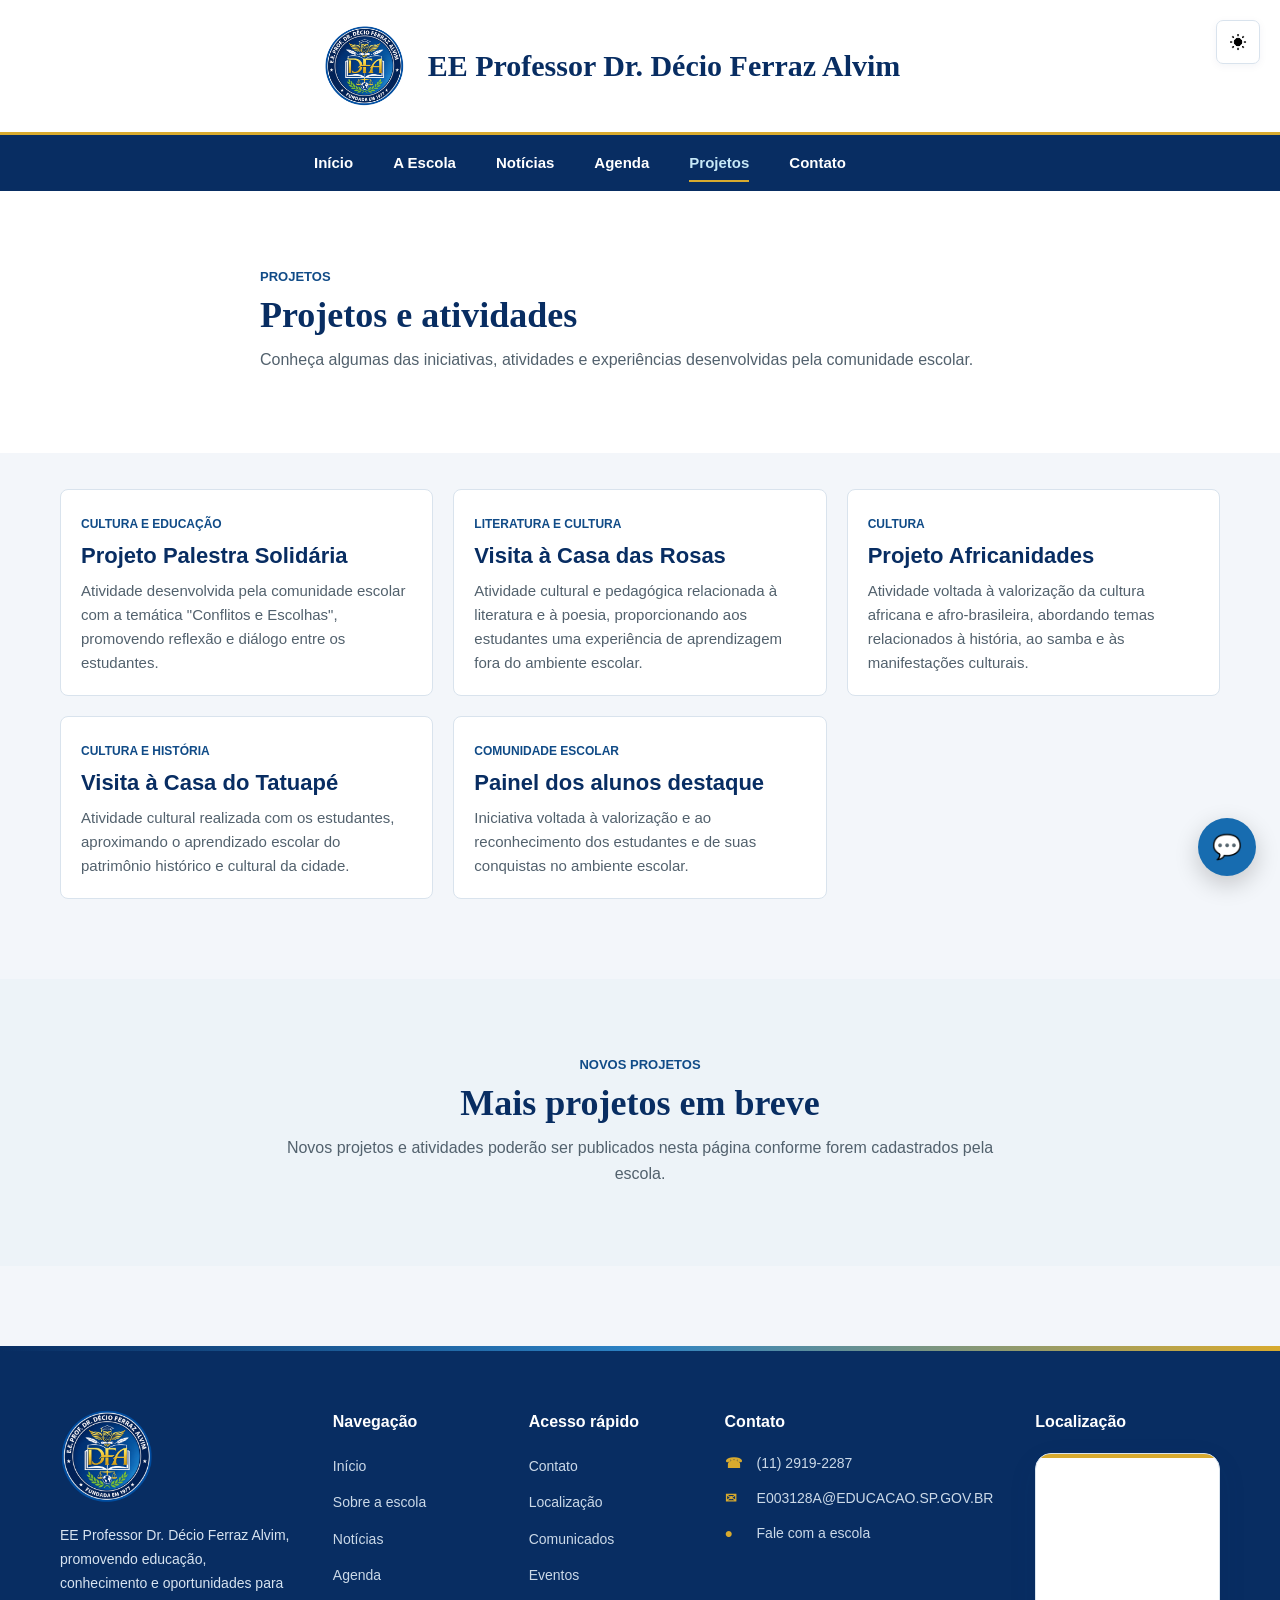
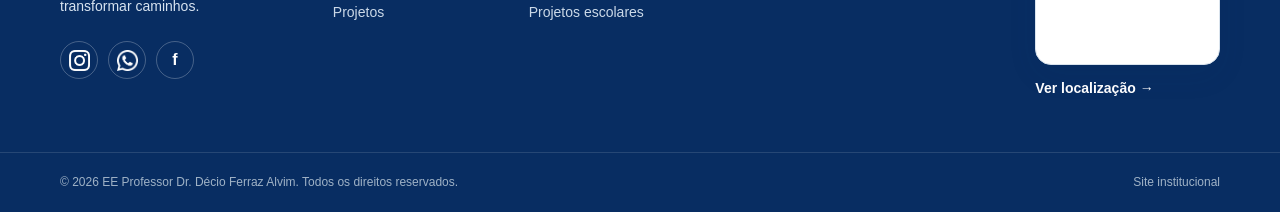
<file: projetos.html>
<!doctype html>
<html lang="pt-br">
  <head>
    <meta charset="UTF-8" />
    <meta name="viewport" content="width=device-width, initial-scale=1.0" />

    <meta
      name="description"
      content="Conheça projetos, atividades e iniciativas desenvolvidos pela comunidade da EE Professor Dr. Décio Ferraz Alvim."
    />

    <meta name="author" content="EE Professor Dr. Décio Ferraz Alvim" />

    <link rel="stylesheet" href="style.css" />
    <script src="script.js" defer></script>

    <title>Projetos | EE Professor Dr. Décio Ferraz Alvim</title>
  </head>

  <body>
    <header id="cabecalio">
      <img
        src="imagens/logo.png"
        alt="Logo da EE Professor Dr. Décio Ferraz Alvim"
      />

      <h1>EE Professor Dr. Décio Ferraz Alvim</h1>
    </header>

    <nav id="menu">
      <ul>
        <li>
          <a href="index.html">Início</a>
        </li>

        <li>
          <a href="escola.html">A Escola</a>
        </li>

        <li>
          <a href="noticias.html">Notícias</a>
        </li>

        <li>
          <a href="agenda.html">Agenda</a>
        </li>

        <li>
          <a href="projetos.html" aria-current="page">Projetos</a>
        </li>

        <li>
          <a href="contato.html">Contato</a>
        </li>

      </ul>
    </nav>
    <button id="alternar-tema" type="button" aria-label="Ativar modo escuro" title="Alternar entre modo claro e modo escuro">
      <span aria-hidden="true"></span>
    </button>

    <main>
      <section id="apresentacao-projetos">
        <div class="titulo-secao">
          <span>PROJETOS</span>

          <h2>Projetos e atividades</h2>

          <p>
            Conheça algumas das iniciativas, atividades e experiências
            desenvolvidas pela comunidade escolar.
          </p>
        </div>
      </section>

      <section id="projetos">
        <div class="lista-projetos">
          <article class="card-projeto">
            <div class="projeto-conteudo">
              <span class="categoria-projeto"> CULTURA E EDUCAÇÃO </span>

              <h2>Projeto Palestra Solidária</h2>

              <p>
                Atividade desenvolvida pela comunidade escolar com a temática
                "Conflitos e Escolhas", promovendo reflexão e diálogo entre os
                estudantes.
              </p>
            </div>
          </article>

          <article class="card-projeto">
            <div class="projeto-conteudo">
              <span class="categoria-projeto"> LITERATURA E CULTURA </span>

              <h2>Visita à Casa das Rosas</h2>

              <p>
                Atividade cultural e pedagógica relacionada à literatura e à
                poesia, proporcionando aos estudantes uma experiência de
                aprendizagem fora do ambiente escolar.
              </p>
            </div>
          </article>

          <article class="card-projeto">
            <div class="projeto-conteudo">
              <span class="categoria-projeto"> CULTURA </span>

              <h2>Projeto Africanidades</h2>

              <p>
                Atividade voltada à valorização da cultura africana e
                afro-brasileira, abordando temas relacionados à história, ao
                samba e às manifestações culturais.
              </p>
            </div>
          </article>

          <article class="card-projeto">
            <div class="projeto-conteudo">
              <span class="categoria-projeto"> CULTURA E HISTÓRIA </span>

              <h2>Visita à Casa do Tatuapé</h2>

              <p>
                Atividade cultural realizada com os estudantes, aproximando o
                aprendizado escolar do patrimônio histórico e cultural da
                cidade.
              </p>
            </div>
          </article>

          <article class="card-projeto">
            <div class="projeto-conteudo">
              <span class="categoria-projeto"> COMUNIDADE ESCOLAR </span>

              <h2>Painel dos alunos destaque</h2>

              <p>
                Iniciativa voltada à valorização e ao reconhecimento dos
                estudantes e de suas conquistas no ambiente escolar.
              </p>
            </div>
          </article>
        </div>
      </section>

      <section id="projetos-futuros">
        <div class="titulo-secao">
          <span>NOVOS PROJETOS</span>

          <h2>Mais projetos em breve</h2>

          <p>
            Novos projetos e atividades poderão ser publicados nesta página
            conforme forem cadastrados pela escola.
          </p>
        </div>
      </section>
    </main>
  </body>
</html>
</file>
<file: style.css>
:root {
	color-scheme: light;
	--blue-950: #082d62;
	--blue-800: #104b87;
	--blue-700: #176cb0;
	--blue-500: #2c83c5;
	--gold-500: #d8aa2e;
	--ink: #202b32;
	--muted: #52616d;
	--paper: #f3f6fa;
	--white: #ffffff;
	--line: #d9e3ed;
	--surface: var(--white);
	--surface-muted: #edf3f8;
	--surface-raised: var(--white);
	--heading: var(--blue-950);
	--accent-text: var(--blue-800);
	--nav-background: var(--blue-950);
	--button-background: var(--blue-800);
	--button-hover-background: var(--blue-950);
	--icon-background: #e8f1f8;
	--hover-border: #a9c9df;
	--card-shadow: 0 2px 8px rgb(8 45 98 / 5%);
	--card-hover-shadow: 0 5px 12px rgb(8 45 98 / 8%);
	--content-width: 1160px;
}

:root[data-theme="dark"] {
	color-scheme: dark;
	--paper: #121e2a;
	--ink: #e7eef5;
	--muted: #b7c6d4;
	--line: #35495c;
	--surface: #1b2b3b;
	--surface-muted: #172635;
	--surface-raised: #223548;
	--heading: #e3edf7;
	--accent-text: #9dc9e7;
	--nav-background: #082d62;
	--button-background: #176cb0;
	--button-hover-background: #104b87;
	--icon-background: #263a4d;
	--hover-border: #54718b;
	--card-shadow: 0 2px 8px rgb(0 0 0 / 12%);
	--card-hover-shadow: 0 5px 12px rgb(0 0 0 / 20%);
}

*,
*::before,
*::after {
	box-sizing: border-box;
}

html {
	background: var(--paper);
	scroll-behavior: smooth;
}

body {
	margin: 0;
	color: var(--ink);
	background: var(--paper);
	font-family: "Aptos", "Segoe UI", sans-serif;
	font-size: 16px;
	line-height: 1.6;
	-webkit-font-smoothing: antialiased;
}

#cabecalio {
	display: flex;
	align-items: center;
	justify-content: center;
	gap: 14px;
	min-height: 96px;
	padding: 16px;
	padding-right: 80px;
	background: var(--surface);
}

#cabecalio img {
	display: block;
	width: 56px;
	height: 56px;
	flex: 0 0 56px;
	clip-path: circle(49%);
	object-fit: contain;
}

#cabecalio h1 {
	max-width: 760px;
	min-width: 0;
	margin: 0;
	color: var(--heading);
	font-family: Georgia, "Times New Roman", serif;
	font-size: 20px;
	font-weight: 700;
	line-height: 1.2;
}

#menu {
	border-top: 3px solid var(--gold-500);
	background: var(--nav-background);
}

#menu nav,
#menu > ul {
	max-width: var(--content-width);
	margin: 0 auto;
	padding: 0 8px;
}

#menu ul {
	display: flex;
	align-items: center;
	justify-content: center;
	flex-wrap: wrap;
	gap: 2px;
	margin: 0;
	padding: 4px 0;
	list-style: none;
}

#menu li {
	min-width: 0;
}

#menu a {
	position: relative;
	display: flex;
	min-height: 48px;
	align-items: center;
	justify-content: center;
	padding: 10px 12px;
	color: var(--white);
	font-size: 14px;
	font-weight: 600;
	line-height: 1.25;
	text-align: center;
	text-decoration: none;
	transition: color 160ms ease, background-color 160ms ease;
}

#alternar-tema {
	position: fixed;
	top: 20px;
	right: 20px;
	z-index: 1000;
	display: grid;
	width: 44px;
	height: 44px;
	place-items: center;
	padding: 0;
	border: 1px solid var(--line);
	border-radius: 7px;
	color: var(--heading);
	background: var(--surface-raised);
	box-shadow: var(--card-shadow);
	cursor: pointer;
	transition: background-color 160ms ease, border-color 160ms ease, box-shadow 160ms ease, transform 160ms ease;
}

#alternar-tema > span {
	display: block;
	width: 24px;
	height: 24px;
	background: url("imagens/claro-transparente.png") center / contain no-repeat;
	font-size: 0;
}

:root[data-theme="dark"] #alternar-tema > span {
	background-image: url("imagens/modo-escuro.png");
	filter: invert(1);
}

#menu a::after {
	position: absolute;
	right: 12px;
	bottom: 5px;
	left: 12px;
	height: 2px;
	background: var(--gold-500);
	content: "";
	transform: scaleX(0);
	transform-origin: left;
	transition: transform 160ms ease;
}

#menu a:hover,
#menu a:focus-visible {
	color: #c6e8f7;
}

#alternar-tema:hover {
	transform: translateY(-1px);
	border-color: var(--hover-border);
	background: var(--surface-muted);
	box-shadow: var(--card-hover-shadow);
}

#menu a:hover::after,
#menu a:focus-visible::after {
	transform: scaleX(1);
}

#conteudo {
	display: grid;
	grid-template-columns: minmax(0, 1fr);
	align-content: center;
	max-width: var(--content-width);
	margin: 0 auto;
	padding: 48px 20px 56px;
}

#conteudo h2 {
	max-width: 720px;
	margin: 0 0 16px;
	color: var(--heading);
	font-family: Georgia, "Times New Roman", serif;
	font-size: 34px;
	font-weight: 700;
	line-height: 1.15;
	text-wrap: balance;
}

#conteudo p {
	max-width: 560px;
	margin: 0 0 24px;
	color: var(--muted);
	font-size: 17px;
	line-height: 1.6;
}

#conteudo .botao {
	display: flex;
	width: 100%;
	min-height: 48px;
	align-items: center;
	justify-content: center;
	margin: 0 0 10px;
	padding: 11px 18px;
	border: 2px solid var(--button-background);
	border-radius: 5px;
	color: var(--button-background);
	font-size: 15px;
	font-weight: 700;
	line-height: 1.25;
	text-align: center;
	text-decoration: none;
	transition: background-color 160ms ease, color 160ms ease, transform 160ms ease;
}

#conteudo .botao:first-of-type {
	color: var(--white);
	background: var(--button-background);
}

#conteudo .botao:hover {
	transform: translateY(-2px);
}

#conteudo .botao:first-of-type:hover {
	border-color: var(--button-hover-background);
	background: var(--button-hover-background);
}

#conteudo .botao:last-of-type:hover {
	color: var(--white);
	background: var(--button-background);
}

#avisos {
	padding: 48px 20px 56px;
	border-top: 1px solid var(--line);
	background: var(--surface-muted);
}

.titulo-secao {
	max-width: 760px;
	margin: 0 auto;
}

#avisos .titulo-secao {
	text-align: center;
}

.titulo-secao > span {
	display: inline-block;
	margin-bottom: 8px;
	color: var(--accent-text);
	font-size: 13px;
	font-weight: 700;
	line-height: 1.4;
}

.titulo-secao h2 {
	margin: 0 0 10px;
	color: var(--heading);
	font-family: Georgia, "Times New Roman", serif;
	font-size: 30px;
	line-height: 1.2;
	text-wrap: balance;
}

.titulo-secao p {
	margin: 0;
	color: var(--muted);
	font-size: 16px;
}

.lista-avisos {
	display: grid;
	grid-template-columns: minmax(0, 1fr);
	gap: 14px;
	max-width: var(--content-width);
	margin: 26px auto 0;
}

.aviso {
	display: flex;
	min-width: 0;
	align-items: flex-start;
	gap: 14px;
	padding: 18px;
	border: 1px solid var(--line);
	border-radius: 8px;
	background: var(--surface-raised);
	box-shadow: var(--card-shadow);
	transition: border-color 160ms ease, box-shadow 160ms ease, transform 160ms ease;
}

.aviso:hover {
	transform: translateY(-2px);
	border-color: var(--hover-border);
	box-shadow: var(--card-hover-shadow);
}

.icone-aviso {
	display: grid;
	width: 44px;
	height: 44px;
	flex: 0 0 44px;
	place-items: center;
	border-radius: 50%;
	background: var(--icon-background);
	font-size: 21px;
	line-height: 1;
}

.aviso > div {
	min-width: 0;
}

.aviso h3 {
	margin: 2px 0 8px;
	color: var(--heading);
	font-size: 18px;
	font-weight: 700;
	line-height: 1.3;
}

.aviso p {
	margin: 0;
	color: var(--muted);
	font-size: 15px;
	line-height: 1.55;
}

#avisos .botao {
	display: flex;
	width: 100%;
	min-height: 48px;
	align-items: center;
	justify-content: center;
	margin: 24px auto 0;
	padding: 12px 20px;
	border: 2px solid var(--button-background);
	border-radius: 5px;
	color: var(--white);
	background: var(--button-background);
	font-size: 15px;
	font-weight: 700;
	line-height: 1.25;
	text-align: center;
	text-decoration: none;
	transition: background-color 160ms ease, border-color 160ms ease, transform 160ms ease;
}

#avisos .botao:hover {
	transform: translateY(-2px);
	border-color: var(--button-hover-background);
	background: var(--button-hover-background);
}

#sobre-escola,
#historia-escola,
#estrutura-escola,
#comunidade-escolar {
	padding: 48px 20px 56px;
}

#sobre-escola {
	border-bottom: 1px solid var(--line);
	background: var(--surface);
}

#sobre-escola .conteudo-secao,
#historia-escola .conteudo-secao,
#estrutura-escola .cards-estrutura,
#comunidade-escolar .subtitulo-secao,
#comunidade-escolar .cards-comunidade,
#comunidade-escolar .informacao-docentes {
	max-width: var(--content-width);
	margin-right: auto;
	margin-left: auto;
}

#sobre-escola .conteudo-secao {
	max-width: 760px;
}

#sobre-escola .conteudo-secao span {
	display: inline-block;
	margin-bottom: 8px;
	color: var(--accent-text);
	font-size: 13px;
	font-weight: 700;
}

#sobre-escola h2,
#historia-escola h2 {
	margin: 0 0 14px;
	color: var(--heading);
	font-family: Georgia, "Times New Roman", serif;
	font-size: 32px;
	line-height: 1.2;
	text-wrap: balance;
}

#sobre-escola p,
#historia-escola .conteudo-secao p,
.subtitulo-secao p,
.informacao-docentes p {
	color: var(--muted);
	font-size: 16px;
}

#sobre-escola p,
#historia-escola .conteudo-secao p,
.informacao-docentes p {
	margin: 0 0 16px;
}

#historia-escola {
	background: var(--paper);
}

#historia-escola .titulo-secao,
#estrutura-escola .titulo-secao,
#comunidade-escolar > .titulo-secao {
	margin-bottom: 24px;
}

#historia-escola .titulo-secao > span,
#estrutura-escola .titulo-secao > span,
#comunidade-escolar > .titulo-secao > span {
	color: var(--accent-text);
	font-size: 13px;
	font-weight: 700;
}

#estrutura-escola {
	background: var(--surface);
}

.cards-estrutura,
.cards-comunidade {
	display: grid;
	grid-template-columns: minmax(0, 1fr);
	gap: 14px;
}

.card-estrutura,
.card-comunidade,
.card-projeto {
	min-width: 0;
	padding: 18px;
	border: 1px solid var(--line);
	border-radius: 8px;
	background: var(--surface-raised);
}

.card-estrutura h3,
.card-comunidade h3,
.card-projeto h3,
.subtitulo-secao h3 {
	margin: 0 0 8px;
	color: var(--heading);
	font-size: 18px;
	line-height: 1.3;
	text-wrap: pretty;
}

.card-estrutura p,
.card-comunidade p,
.card-projeto p {
	margin: 0;
	color: var(--muted);
	font-size: 15px;
}

#comunidade-escolar {
	background: var(--paper);
}

.subtitulo-secao {
	margin-top: 28px;
	margin-bottom: 16px;
}

.subtitulo-secao p {
	margin: 0;
}

.cargo-equipe {
	display: inline-block;
	margin-bottom: 8px;
	color: var(--accent-text);
	font-size: 12px;
	font-weight: 700;
}

.informacao-docentes {
	margin-top: 16px;
	padding: 18px;
	border-left: 3px solid var(--gold-500);
	background: var(--surface);
}

.informacao-docentes p:last-child {
	margin-bottom: 0;
}

.card-projeto {
	max-width: calc(var(--content-width) - 40px);
	margin: 0 auto 14px;
}

.card-projeto > span {
	display: inline-block;
	margin-bottom: 8px;
	color: var(--accent-text);
	font-size: 12px;
	font-weight: 700;
}

#apresentacao-agenda,
#apresentacao-projetos,
#apresentacao-noticias,
#apresentacao-contato,
#projetos-futuros {
	padding: 48px 20px 32px;
	background: var(--surface);
}

#projetos-futuros {
	background: var(--surface-muted);
	text-align: center;
}

#agenda,
#projetos,
#noticias {
	padding: 32px 20px 56px;
	background: var(--paper);
}

#informacoes-contato,
#localizacao-contato,
#atendimento-contato {
	padding: 48px 20px 56px;
}

#informacoes-contato {
	background: var(--surface);
}

#localizacao-contato {
	background: var(--paper);
}

#atendimento-contato {
	background: var(--surface-muted);
}

.cards-contato {
	display: grid;
	grid-template-columns: minmax(0, 1fr);
	gap: 14px;
	max-width: var(--content-width);
	margin: 0 auto;
}

.card-contato {
	min-width: 0;
	padding: 18px;
	border: 1px solid var(--line);
	border-radius: 8px;
	background: var(--surface-raised);
	box-shadow: var(--card-shadow);
}

.icone-contato {
	display: grid;
	width: 44px;
	height: 44px;
	place-items: center;
	margin-bottom: 12px;
	border-radius: 50%;
	background: var(--icon-background);
	font-size: 21px;
}

.card-contato h2 {
	margin: 0 0 8px;
	color: var(--heading);
	font-size: 19px;
	line-height: 1.3;
}

.card-contato p {
	margin: 0;
	color: var(--muted);
	font-size: 15px;
}

.card-contato p + p {
	margin-top: 2px;
}

.card-contato address {
	color: var(--muted);
	font-size: 15px;
	font-style: normal;
}

.link-contato {
	display: inline-block;
	max-width: 100%;
	min-height: 44px;
	padding: 10px 0;
	color: var(--accent-text);
	font-weight: 700;
	line-height: 1.5;
	text-decoration: underline;
	text-underline-offset: 0.16em;
	overflow-wrap: anywhere;
}

.link-contato:hover {
	text-decoration-thickness: 2px;
}

#localizacao-contato .titulo-secao {
	margin-bottom: 24px;
}

.mapa-placeholder {
	max-width: var(--content-width);
	margin: 0 auto;
	padding: 28px 20px;
	border: 1px dashed var(--line);
	border-radius: 8px;
	background: var(--surface-raised);
	text-align: center;
}

.mapa-placeholder > span {
	display: block;
	margin-bottom: 8px;
	font-size: 24px;
}

.mapa-placeholder h3 {
	margin: 0 0 8px;
	color: var(--heading);
	font-size: 18px;
}

.mapa-placeholder p {
	margin: 0;
	color: var(--muted);
}

.lista-projetos {
	display: grid;
	grid-template-columns: minmax(0, 1fr);
	gap: 14px;
	max-width: var(--content-width);
	margin: 0 auto;
}

.lista-projetos .card-projeto {
	max-width: none;
	margin: 0;
}

.categoria-projeto {
	display: inline-block;
	margin-bottom: 8px;
	color: var(--accent-text);
	font-size: 12px;
	font-weight: 700;
}

.projeto-conteudo {
	min-width: 0;
}

.projeto-conteudo h2 {
	margin: 0 0 8px;
	color: var(--heading);
	font-size: 22px;
	line-height: 1.3;
}

.agenda-vazia,
.estado-vazio {
	max-width: 760px;
	margin: 0 auto;
	padding: 28px 20px;
	border: 1px solid var(--line);
	border-radius: 8px;
	background: var(--surface-raised);
	box-shadow: var(--card-shadow);
	text-align: center;
}

.icone-agenda,
.icone-estado {
	display: grid;
	width: 48px;
	height: 48px;
	place-items: center;
	margin: 0 auto 12px;
	border-radius: 50%;
	background: var(--icon-background);
	font-size: 22px;
}

.agenda-vazia h2,
.estado-vazio h2 {
	margin: 0 0 8px;
	color: var(--heading);
	font-size: 21px;
	line-height: 1.3;
}

.agenda-vazia p,
.estado-vazio p {
	max-width: 560px;
	margin: 0 auto;
	color: var(--muted);
}

.site-footer {
    margin-top: 80px;
    background: #082d62;
    color: #ffffff;
    position: relative;
    overflow: hidden;
}

.footer-top-decoration {
    height: 5px;
    background: linear-gradient(
        90deg,
        #082d62 0%,
        #2c83c5 50%,
        #d8aa2e 100%
    );
}

.footer-container {
    width: min(100% - 40px, var(--content-width));
    margin: 0 auto;
    padding: 58px 0 52px;

    display: grid;
    grid-template-columns:
        1.5fr
        1fr
        1fr
        1.2fr
        1.2fr;
    gap: 42px;
}

.footer-brand {
    max-width: 300px;
}

.footer-logo {
    display: inline-flex;
    align-items: center;
    margin-bottom: 20px;
}

.footer-logo img {
    width: 95px;
    height: auto;
    display: block;
}

.footer-description {
    margin: 0;
    color: #d7e3f0;
    font-size: 14px;
    line-height: 1.7;
}

.footer-social {
    display: flex;
    gap: 10px;
    margin-top: 22px;
}

.social-link {
    width: 38px;
    height: 38px;
    display: inline-flex;
    align-items: center;
    justify-content: center;

    border: 1px solid rgba(255, 255, 255, 0.25);
    border-radius: 50%;

    color: #ffffff;
    text-decoration: none;
    font-weight: 700;

    transition:
        background-color 0.2s ease,
        border-color 0.2s ease,
        transform 0.2s ease;
}

.social-link img {
    width: 21px;
    height: 21px;
    display: block;
    object-fit: contain;
}

.social-link:hover {
    background: #176cb0;
    border-color: #176cb0;
    transform: translateY(-2px);
}

.footer-column h3,
.footer-location h3 {
    margin: 0 0 18px;
    color: #ffffff;
    font-size: 16px;
    font-weight: 700;
}

.footer-column ul {
    list-style: none;
    margin: 0;
    padding: 0;
}

.footer-column li {
    margin-bottom: 11px;
}

.footer-column li a {
    color: #cbd9e8;
    text-decoration: none;
    font-size: 14px;

    transition:
        color 0.2s ease,
        padding-left 0.2s ease;
}

.footer-column li a:hover {
    color: #ffffff;
    padding-left: 4px;
}

/* Contato */

.footer-contact {
    display: flex;
    flex-direction: column;
}

.footer-contact-item {
    display: flex;
    align-items: flex-start;
    gap: 10px;

    margin-bottom: 14px;

    color: #cbd9e8;
    text-decoration: none;
    font-size: 14px;
    line-height: 1.5;

    transition: color 0.2s ease;
}

.footer-contact-item:hover {
    color: #ffffff;
}

.footer-contact-icon {
    width: 22px;
    flex-shrink: 0;
    color: #d8aa2e;
    font-weight: 700;
}

.footer-map-card {
    min-height: 105px;
    padding: 18px;

    display: flex;
    align-items: center;
    gap: 13px;

    border: 1px solid rgba(255, 255, 255, 0.15);
    border-radius: 14px;

    background: rgba(255, 255, 255, 0.06);
}

.map-pin {
    width: 42px;
    height: 42px;

    display: flex;
    align-items: center;
    justify-content: center;

    flex-shrink: 0;

    border-radius: 50%;
    background: rgba(216, 170, 46, 0.15);

    font-size: 20px;
}

.footer-map-card strong {
    display: block;
    margin-bottom: 7px;

    color: #ffffff;
    font-size: 13px;
    line-height: 1.4;
}

.footer-map-card {
    position: relative;
    width: 100%;
    min-height: 210px;
    overflow: hidden;
    padding: 0;
    border-radius: 16px;
    border: 1px solid var(--line);
    background: var(--white);
    box-shadow: 0 10px 30px rgba(8, 45, 98, 0.08);
}

.footer-map-card:hover {
    transform: translateY(-3px);
    box-shadow: 0 18px 42px rgba(0, 0, 0, 0.28);
}

.footer-map-card::before {
    content: "";
    position: absolute;
    top: 0;
    left: 0;
    right: 0;
    height: 4px;
    background: var(--gold-500);
    z-index: 2;
}

.footer-map-card iframe {
    display: block;
    width: 100%;
    height: 210px;
    border: 0;
}

.footer-location-link {
    display: inline-flex;
    align-items: center;
    gap: 6px;
    margin-top: 12px;
    color: #ffffff;
    font-size: 14px;
    font-weight: 600;
    text-decoration: none;
    transition: color 0.2s ease, transform 0.2s ease;
}

.footer-location-link:hover {
    color: var(--gold-500);
    transform: translateX(3px);
}
.footer-bottom {
    border-top: 1px solid rgba(255, 255, 255, 0.12);
}

.footer-bottom-container {
    width: min(100% - 40px, var(--content-width));
    margin: 0 auto;
    padding: 20px 0;

    display: flex;
    align-items: center;
    justify-content: space-between;
    gap: 20px;
}

.footer-bottom p {
    margin: 0;
    color: #9fb2c6;
    font-size: 12px;
}

@media (max-width: 1050px) {
    .footer-container {
        grid-template-columns:
            1.5fr
            1fr
            1fr;
    }

    .footer-location {
        grid-column: span 2;
    }
}

@media (max-width: 760px) {
    .footer-container {
        grid-template-columns: 1fr 1fr;
        gap: 36px 28px;
        padding: 45px 0;
    }

    .footer-brand {
        grid-column: span 2;
        max-width: 100%;
    }

    .footer-location {
        grid-column: span 2;
    }

    .footer-bottom-container {
        flex-direction: column;
        align-items: flex-start;
        text-align: left;
    }
}

@media (max-width: 520px) {
    .footer-container {
        width: min(100% - 28px, var(--content-width));
        grid-template-columns: 1fr;
        gap: 30px;
    }

    .footer-brand,
    .footer-location {
        grid-column: auto;
    }

    .footer-logo img {
        width: 85px;
    }

    .footer-bottom-container {
        width: min(100% - 28px, var(--content-width));
    }

    .footer-bottom p {
        font-size: 11px;
    }
}

#menu a[aria-current="page"] {
	color: #c6e8f7;
}

#menu a[aria-current="page"]::after {
	transform: scaleX(1);
}

a:focus-visible {
	outline: 3px solid var(--blue-500);
	outline-offset: 3px;
}

#alternar-tema:focus-visible {
	outline: 3px solid var(--gold-500);
	outline-offset: 3px;
}

@media (min-width: 600px) {
	#cabecalio {
		min-height: 112px;
		gap: 18px;
		padding: 18px 24px;
		padding-right: 80px;
	}

	#cabecalio img {
		width: 68px;
		height: 68px;
		flex-basis: 68px;
	}

	#cabecalio h1 {
		font-size: 25px;
	}

	#menu nav,
	#menu > ul {
		padding-right: 16px;
		padding-left: 16px;
	}

	#menu ul {
		gap: 4px;
	}

	#conteudo {
		padding: 64px 32px 72px;
	}

	#conteudo h2 {
		font-size: 40px;
	}

	#conteudo p {
		font-size: 18px;
	}

	#conteudo .botao {
		width: fit-content;
		min-width: 180px;
		margin-right: 10px;
	}

	#avisos,
	#sobre-escola,
	#historia-escola,
	#estrutura-escola,
	#comunidade-escolar,
	#apresentacao-agenda,
	#apresentacao-projetos,
	#apresentacao-noticias,
	#apresentacao-contato,
	#projetos-futuros {
		padding: 60px 28px 68px;
	}

	#agenda,
	#projetos,
	#noticias {
		padding: 32px 28px 68px;
	}

	#informacoes-contato,
	#localizacao-contato,
	#atendimento-contato {
		padding: 60px 28px 68px;
	}

	.titulo-secao h2 {
		font-size: 34px;
	}

	.lista-avisos,
	.cards-estrutura,
	.cards-comunidade {
		grid-template-columns: repeat(2, minmax(0, 1fr));
		gap: 16px;
	}

	.lista-projetos {
		grid-template-columns: repeat(2, minmax(0, 1fr));
		gap: 16px;
	}

	.cards-contato {
		grid-template-columns: repeat(2, minmax(0, 1fr));
		gap: 16px;
	}

	#avisos .botao {
		width: fit-content;
		min-width: 220px;
	}

	#sobre-escola h2,
	#historia-escola h2 {
		font-size: 36px;
	}

	.card-estrutura,
	.card-comunidade,
	.card-projeto {
		padding: 20px;
	}
}

@media (min-width: 900px) {
	#cabecalio {
		min-height: 132px;
		gap: 22px;
		padding: 22px 24px;
		padding-right: 80px;
	}

	#cabecalio img {
		width: 82px;
		height: 82px;
		flex-basis: 82px;
	}

	#cabecalio h1 {
		font-size: 30px;
	}

	#menu nav,
	#menu > ul {
		padding-right: 24px;
		padding-left: 24px;
	}

	#menu ul {
		gap: 8px;
	}

	#menu a {
		padding: 14px 16px;
		font-size: 15px;
	}

	#menu a::after {
		right: 16px;
		left: 16px;
	}

	#conteudo {
		padding: 80px 36px 88px;
	}

	#conteudo h2 {
		font-size: 46px;
	}

	#avisos,
	#sobre-escola,
	#historia-escola,
	#estrutura-escola,
	#comunidade-escolar,
	#apresentacao-agenda,
	#apresentacao-projetos,
	#apresentacao-noticias,
	#apresentacao-contato,
	#projetos-futuros {
		padding: 72px 32px 80px;
	}

	#agenda,
	#projetos,
	#noticias {
		padding: 36px 32px 80px;
	}

	#informacoes-contato,
	#localizacao-contato,
	#atendimento-contato {
		padding: 72px 32px 80px;
	}

	.lista-avisos,
	.cards-estrutura {
		grid-template-columns: repeat(3, minmax(0, 1fr));
		gap: 20px;
		margin-top: 36px;
	}

	.lista-projetos {
		grid-template-columns: repeat(3, minmax(0, 1fr));
		gap: 20px;
	}

	.cards-contato {
		grid-template-columns: repeat(3, minmax(0, 1fr));
		gap: 20px;
	}

	.cards-comunidade {
		grid-template-columns: repeat(3, minmax(0, 1fr));
		gap: 20px;
	}

	.aviso {
		min-height: 152px;
		gap: 16px;
		padding: 22px;
	}

	#avisos .botao {
		margin-top: 32px;
	}

	.titulo-secao h2 {
		font-size: 36px;
	}

	#sobre-escola h2,
	#historia-escola h2 {
		font-size: 40px;
	}
}

@media (max-width: 480px) {
	#alternar-tema {
		top: 12px;
		right: 12px;
		width: 42px;
		height: 42px;
	}
}

@media (prefers-reduced-motion: reduce) {
	html {
		scroll-behavior: auto;
	}

	*,
	*::before,
	*::after {
		transition-duration: 0.01ms;
		animation-duration: 0.01ms;
		animation-iteration-count: 1;
	}
}
#chatbot-btn {
    position: fixed;
    right: 24px;
    bottom: 24px;

    width: 58px;
    height: 58px;

    border: none;
    border-radius: 50%;

    background: var(--blue-700);
    color: var(--white);

    font-size: 24px;
    cursor: pointer;

    box-shadow: 0 8px 24px rgba(0, 0, 0, 0.2);

    z-index: 1000;

    transition:
        transform 0.2s ease,
        box-shadow 0.2s ease;
}

#chatbot-btn:hover {
    transform: translateY(-3px);
    box-shadow: 0 12px 28px rgba(0, 0, 0, 0.25);
}

#chatbot {
    position: fixed;

    right: 24px;
    bottom: 94px;

    width: 360px;
    max-width: calc(100vw - 32px);
    height: 500px;
    max-height: calc(100vh - 120px);

    display: none;
    flex-direction: column;

    background: var(--white);

    border: 1px solid var(--line);
    border-radius: 18px;

    box-shadow: 0 16px 45px rgba(0, 0, 0, 0.2);

    overflow: hidden;

    z-index: 1000;
}

#chatbot.ativo {
    display: flex;
}

.chatbot-header {
    display: flex;
    align-items: center;
    justify-content: space-between;

    padding: 16px 18px;

    background: var(--blue-950);
    color: var(--white);
}

.chatbot-header span {
    font-weight: 700;
}

#fechar-chat {
    border: none;
    background: transparent;

    color: var(--white);

    font-size: 26px;
    line-height: 1;

    cursor: pointer;
}

#mensagens {
    flex: 1;

    padding: 18px;

    overflow-y: auto;

    background: var(--paper);
}

.mensagem {
    width: fit-content;
    max-width: 80%;

    padding: 10px 14px;
    margin-bottom: 10px;

    border-radius: 14px;

    font-size: 14px;
    line-height: 1.5;
}

.mensagem.bot {
    background: var(--blue-950);
    color: #f1f5f9;

    border: 1px solid var(--blue-800);

    border-radius: 14px 14px 14px 4px;
}

.mensagem.usuario {
    margin-left: auto;

    background: var(--blue-700);
    color: #ffffff;

    border-radius: 14px 14px 4px 14px;
}

#chatbot-input {
    display: flex;
    gap: 8px;

    padding: 12px;

    background: var(--white);

    border-top: 1px solid var(--line);
}

#mensagem-input {
    flex: 1;

    min-width: 0;

    padding: 11px 12px;

    border: 1px solid var(--line);
    border-radius: 10px;

    background: var(--paper);
    color: var(--ink);

    outline: none;
}

#mensagem-input:focus {
    border-color: var(--blue-500);
}

#enviar-mensagem {
    border: none;
    border-radius: 10px;

    padding: 0 15px;

    background: var(--blue-700);
    color: var(--white);

    font-weight: 600;

    cursor: pointer;
}

#enviar-mensagem:hover {
    background: var(--blue-800);
}

@media (max-width: 600px) {

    #chatbot-btn {
        right: 16px;
        bottom: 16px;
    }

    #chatbot {
        right: 16px;
        bottom: 86px;

        width: calc(100vw - 32px);
        height: min(500px, calc(100vh - 110px));

        border-radius: 16px;
    }
}
/* Chatbot - modo escuro */

html[data-theme="dark"] #chatbot {
    background: #101820;
    border-color: #263746;
    box-shadow: 0 16px 45px rgba(0, 0, 0, 0.45);
}

html[data-theme="dark"] #mensagens {
    background: #0b1218;
}

html[data-theme="dark"] .mensagem.bot {
    background: #172431;
    color: #f1f5f9;
    border-color: #2b4052;
}

html[data-theme="dark"] #chatbot-input {
    background: #101820;
    border-top-color: #263746;
}

html[data-theme="dark"] #mensagem-input {
    background: #172431;
    color: #f1f5f9;
    border-color: #2b4052;
}

html[data-theme="dark"] #mensagem-input::placeholder {
    color: #94a3b8;
}

html[data-theme="dark"] #mensagem-input:focus {
    border-color: var(--blue-500);
}
</file>
